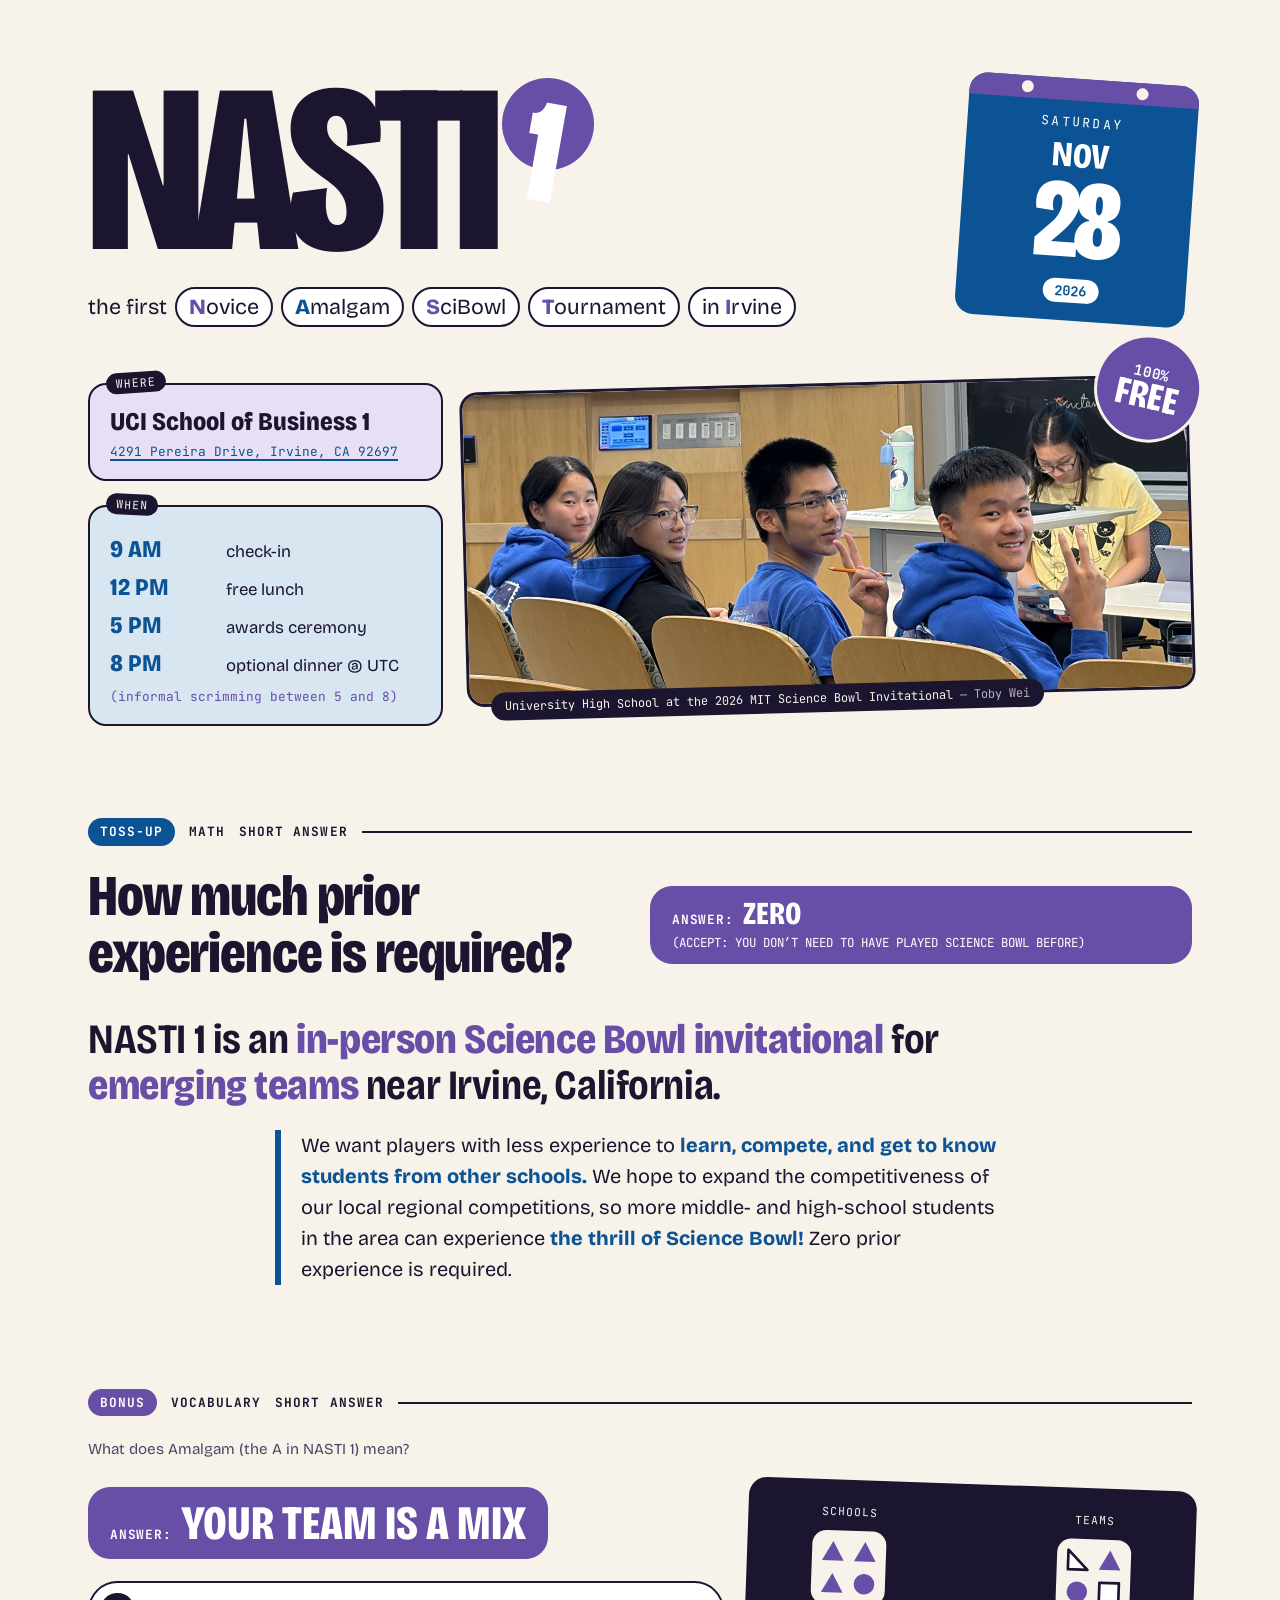
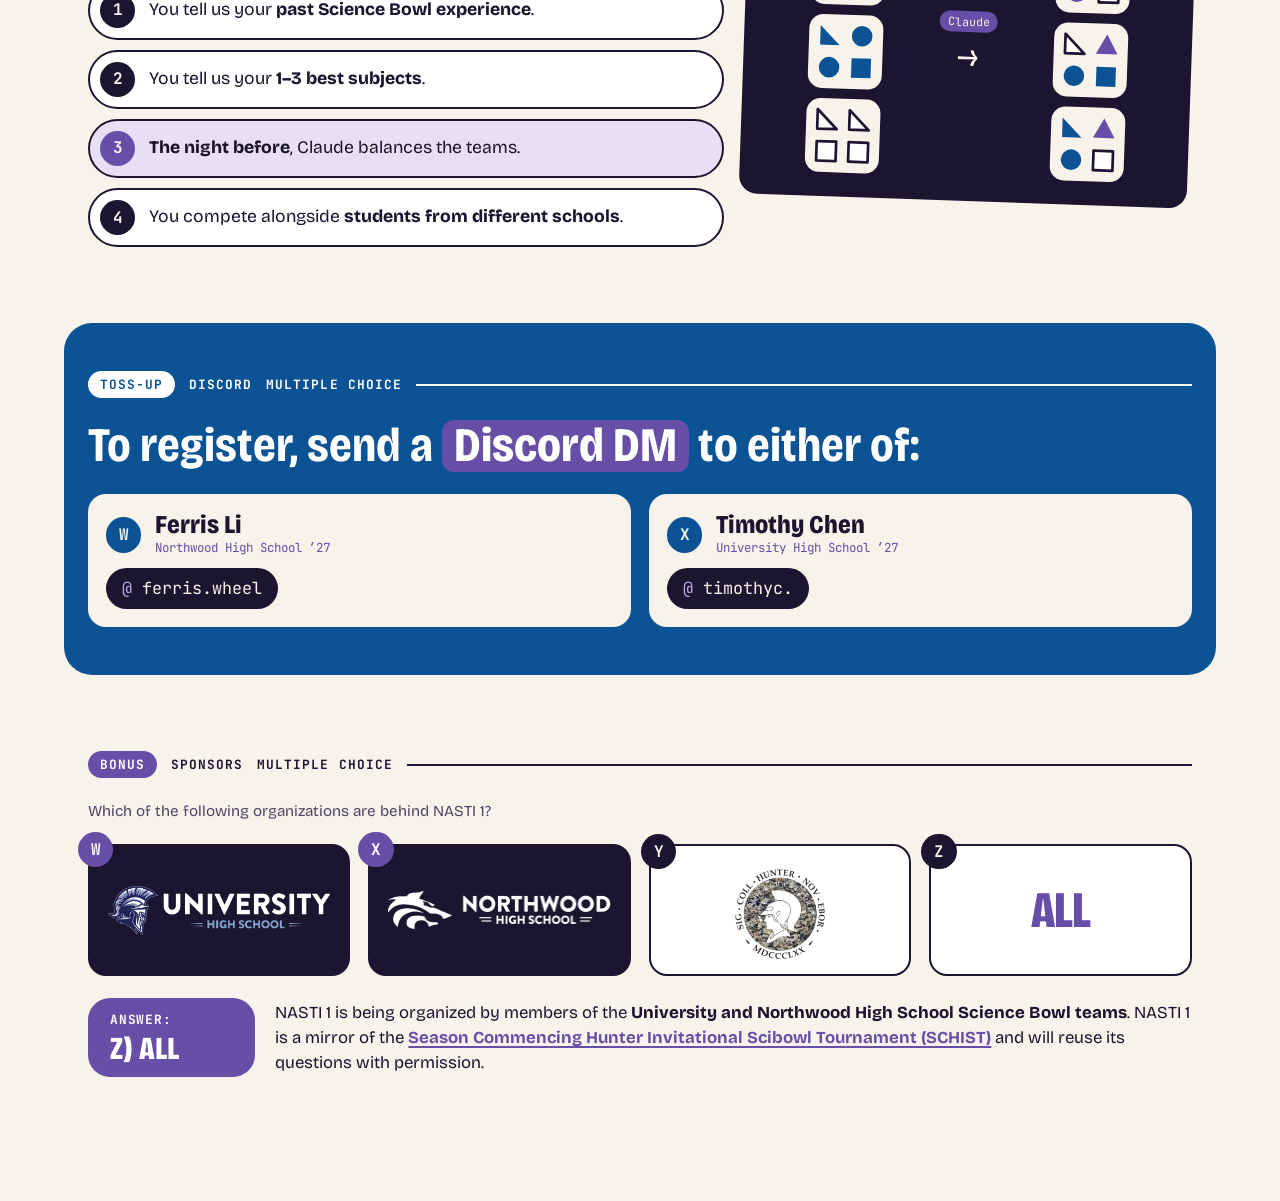
<file: index.html>
<!doctype html>
<html lang="en">
<head>
  <meta charset="utf-8">
  <meta name="viewport" content="width=device-width, initial-scale=1">
  <title>NASTI 1</title>
  <meta name="description" content="The first Novice Amalgam SciBowl Tournament in Irvine (NASTI 1) will be held Saturday, November 28th, 2026 at UCI.">
  <link rel="icon" href="favicon.svg" type="image/svg+xml">
  <link rel="preconnect" href="https://fonts.googleapis.com">
  <link rel="preconnect" href="https://fonts.gstatic.com" crossorigin>
  <link href="https://fonts.googleapis.com/css2?family=Bricolage+Grotesque:opsz,wdth,wght@12..96,75..100,400..800&family=JetBrains+Mono:wght@500;700&display=swap" rel="stylesheet">
  <link rel="stylesheet" href="styles.css">
</head>
<body>

  <main>

    <!-- ============ HERO ============ -->
    <section class="hero" aria-labelledby="title">
      <h1 id="title" class="hero-title">
        NASTI<span class="hero-num" aria-label="1">1</span>
      </h1>

      <p class="hero-expansion">
        the first
        <span class="acro"><b>N</b>ovice</span>
        <span class="acro acro-blue"><b>A</b>malgam</span>
        <span class="acro"><b>S</b>ciBowl</span>
        <span class="acro"><b>T</b>ournament</span>
        <span class="acro">in <b>I</b>rvine</span>
      </p>

      <div class="hero-date" aria-label="Saturday, November 28th, 2026">
        <div class="cal-rings" aria-hidden="true"><i></i><i></i></div>
        <p class="cal-dow">Saturday</p>
        <p class="cal-month">Nov</p>
        <p class="cal-day">28</p>
        <p class="cal-year">2026</p>
      </div>

      <figure class="hero-photo">
        <img src="assets/team.jpg" width="1400" height="598"
             alt="Members of the University High School Science Bowl team at the 2026 MIT Science Bowl Invitational (left to right: Stephanie Yang, Priya Kim-Ozaeta, Timothy Chen, and Carl Liu)">
        <figcaption>University High School at the 2026 MIT Science Bowl Invitational <span class="credit">— Toby Wei</span></figcaption>
        <span class="sticker-free"><span>100%</span><b>free</b></span>
      </figure>

      <div class="hero-facts">
        <div class="fact fact-where">
          <span class="fact-label">Where</span>
          <p class="fact-big">UCI School of Business 1</p>
          <p class="fact-small"><a href="https://maps.app.goo.gl/jtk9ThYBP89dT5X88" target="_blank" rel="noopener">4291 Pereira Drive, Irvine, CA 92697</a></p>
        </div>
        <div class="fact fact-when">
          <span class="fact-label">When</span>
          <ol class="timeline">
            <li><b>9 AM</b> check-in</li>
            <li><b>12 PM</b> free lunch</li>
            <li><b>5 PM</b> awards ceremony</li>
            <li><b>8 PM</b> optional dinner @ UTC</li>
          </ol>
          <p class="fact-small">(informal scrimming between 5 and 8)</p>
        </div>
      </div>
    </section>

    <!--
      Each block below is a <section class="round"> styled like a Science Bowl
      question: round-tag (type · category · format), question, ANSWER.
      To add info later (schedule, rules, FAQ…), copy one and change the text.
    -->

    <!-- ============ ABOUT (toss-up) ============ -->
    <section class="round round-about" aria-labelledby="about-q">
      <p class="round-tag"><span class="tag-type">Toss-up</span><span>Math</span><span>Short answer</span></p>

      <h2 id="about-q" class="q-text">How much prior experience is required?</h2>

      <p class="q-answer about-answer">
        <span class="answer-label">ANSWER:</span>
        <b>ZERO</b>
        <span class="answer-accept">(ACCEPT: YOU DON’T NEED TO HAVE PLAYED SCIENCE BOWL BEFORE)</span>
      </p>

      <p class="about-lead">
        NASTI 1 is an <b>in-person Science Bowl invitational</b> for <b>emerging teams</b> near Irvine, California.
      </p>

      <p class="about-body">
        We want players with less experience to <b>learn, compete, and get to know students from other schools.</b>
        We hope to expand the competitiveness of our local regional competitions, so more middle- and high-school
        students in the area can experience <b>the thrill of Science Bowl!</b> Zero prior experience is required.
      </p>
    </section>

    <!-- ============ AMALGAM (bonus) ============ -->
    <section class="round round-amalgam" aria-labelledby="amalgam-a">
      <p class="round-tag"><span class="tag-type tag-bonus">Bonus</span><span>Vocabulary</span><span>Short answer</span></p>

      <p class="q-stem">
        What does Amalgam (the A in NASTI 1) mean?
      </p>

      <h2 id="amalgam-a" class="q-answer amalgam-answer">
        <span class="answer-label">ANSWER:</span>
        <b>YOUR TEAM IS A MIX</b>
      </h2>

      <ol class="choices">
        <li><span class="choice-letter">1</span> <span>You tell us your <b>past Science Bowl experience</b>.</span></li>
        <li><span class="choice-letter">2</span> <span>You tell us your <b>1–3 best subjects</b>.</span></li>
        <li><span class="choice-letter">3</span> <span><b>The night before</b>, Claude balances the teams.</span></li>
        <li><span class="choice-letter">4</span> <span>You compete alongside <b>students from different schools</b>.</span></li>
      </ol>

      <!-- Mixing diagram: color = school, shape = best subject.
           Shapes double as letters: right triangle = N, triangle = A, circle = S, square = T
           (same as the favicon). Each school is lopsided; Claude deals one of each per team. -->
      <svg width="0" height="0" style="position:absolute" aria-hidden="true">
        <symbol id="s-n" viewBox="0 0 24 24"><polygon points="3,3 3,21 21,21"/></symbol>
        <symbol id="s-a" viewBox="0 0 24 24"><polygon points="12,2.5 22,20.5 2,20.5"/></symbol>
        <symbol id="s-s" viewBox="0 0 24 24"><circle cx="12" cy="12" r="9.5"/></symbol>
        <symbol id="s-t" viewBox="0 0 24 24"><rect x="3" y="3" width="18" height="18"/></symbol>
      </svg>

      <div class="mixer" aria-hidden="true">
        <div class="mixer-col">
          <span class="mixer-label">schools</span>
          <div class="pod">
            <svg class="p"><use href="#s-a"/></svg><svg class="p"><use href="#s-a"/></svg>
            <svg class="p"><use href="#s-a"/></svg><svg class="p"><use href="#s-s"/></svg>
          </div>
          <div class="pod">
            <svg class="b"><use href="#s-n"/></svg><svg class="b"><use href="#s-s"/></svg>
            <svg class="b"><use href="#s-s"/></svg><svg class="b"><use href="#s-t"/></svg>
          </div>
          <div class="pod">
            <svg class="o"><use href="#s-n"/></svg><svg class="o"><use href="#s-n"/></svg>
            <svg class="o"><use href="#s-t"/></svg><svg class="o"><use href="#s-t"/></svg>
          </div>
        </div>
        <div class="mixer-arrow"><span>Claude</span></div>
        <div class="mixer-col">
          <span class="mixer-label">teams</span>
          <div class="pod">
            <svg class="o"><use href="#s-n"/></svg><svg class="p"><use href="#s-a"/></svg>
            <svg class="p"><use href="#s-s"/></svg><svg class="o"><use href="#s-t"/></svg>
          </div>
          <div class="pod">
            <svg class="o"><use href="#s-n"/></svg><svg class="p"><use href="#s-a"/></svg>
            <svg class="b"><use href="#s-s"/></svg><svg class="b"><use href="#s-t"/></svg>
          </div>
          <div class="pod">
            <svg class="b"><use href="#s-n"/></svg><svg class="p"><use href="#s-a"/></svg>
            <svg class="b"><use href="#s-s"/></svg><svg class="o"><use href="#s-t"/></svg>
          </div>
        </div>      </div>
    </section>

    <!-- ============ REGISTER (toss-up) ============ -->
    <section class="round round-register" id="register" aria-labelledby="register-h">
      <p class="round-tag"><span class="tag-type">Toss-up</span><span>Discord</span><span>Multiple choice</span></p>
      <h2 id="register-h" class="register-h">To register, send a <b>Discord DM</b> to either&nbsp;of:</h2>

      <ul class="contacts">
        <li class="contact">
          <span class="choice-letter">W</span>
          <div>
            <p class="contact-name">Ferris Li</p>
            <p class="contact-school">Northwood High School ’27</p>
          </div>
          <code class="handle" title="Discord username">ferris.wheel</code>
        </li>
        <li class="contact">
          <span class="choice-letter">X</span>
          <div>
            <p class="contact-name">Timothy Chen</p>
            <p class="contact-school">University High School ’27</p>
          </div>
          <code class="handle" title="Discord username">timothyc.</code>
        </li>
      </ul>
    </section>

    <!-- ============ ORGANIZERS (bonus) ============ -->
    <section class="round round-org" aria-labelledby="org-q">
      <p class="round-tag"><span class="tag-type tag-bonus">Bonus</span><span>Sponsors</span><span>Multiple choice</span></p>

      <h2 id="org-q" class="q-stem">Which of the following organizations are behind NASTI 1?</h2>

      <ol class="logo-choices">
        <li class="logo-choice logo-dark">
          <span class="choice-letter">W</span>
          <img src="assets/uhs.png" width="800" height="176" alt="University High School">
        </li>
        <li class="logo-choice logo-dark">
          <span class="choice-letter">X</span>
          <img src="assets/nhs.png" width="900" height="152" alt="Northwood High School">
        </li>
        <li class="logo-choice logo-light">
          <span class="choice-letter">Y</span>
          <img class="logo-square" src="assets/schist.jpg" width="357" height="357" alt="SCHIST logo">
        </li>
        <li class="logo-choice logo-light logo-all">
          <span class="choice-letter">Z</span>
          <span class="all-text">ALL</span>
        </li>
      </ol>

      <p class="q-answer org-answer">
        <span class="answer-label">ANSWER:</span>
        <b>Z) ALL</b>
      </p>

      <p class="org-text">
        NASTI 1 is being organized by members of the <b>University and Northwood High School Science Bowl teams</b>.
        NASTI 1 is a mirror of the
        <a href="https://docs.google.com/document/d/1ZSC_nDlJElKl_C_q0osDb3rH__JqSQ9CUjB4f3GX59s/edit?usp=sharing" target="_blank" rel="noopener">Season Commencing Hunter Invitational Scibowl Tournament (SCHIST)</a>
        and will reuse its questions with permission.
      </p>
    </section>

  </main>

</body>
</html>
</file>
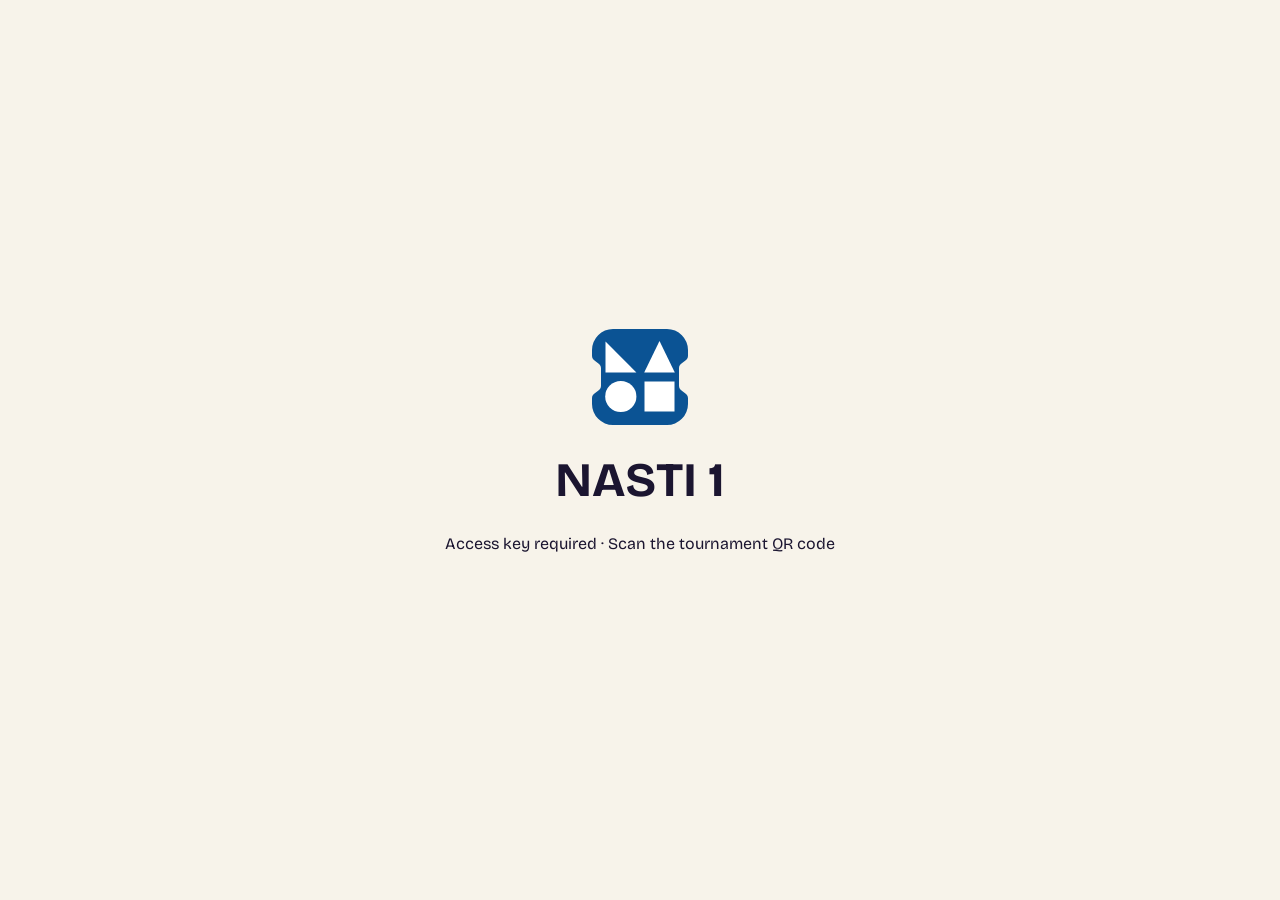
<file: NASTI1/index.html>
<!doctype html>
<html lang="en">
<head>
  <meta charset="utf-8">
  <meta name="viewport" content="width=device-width, initial-scale=1">
  <meta name="referrer" content="no-referrer">
  <title>NASTI 1 Tournament</title>
  <link rel="icon" href="../favicon.svg" type="image/svg+xml">
  <link rel="stylesheet" href="tournament.css">
  <script defer src="model.js"></script>
  <script defer src="crypto.js"></script>
  <script defer src="dashboard.js"></script>
</head>
<body>
  <header id="header" hidden></header>
  <main id="dashboard" aria-busy="true">
    <section class="gate"><span class="logo"><img src="../favicon.svg" alt="" width="96" height="96"><b>NASTI 1</b></span><p role="status">Loading…</p></section>
  </main>
  <dialog id="details" aria-labelledby="dialog-title">
    <div class="dialog-head">
      <h2 id="dialog-title"></h2>
      <form method="dialog"><button class="icon" aria-label="Close">×</button></form>
    </div>
    <div id="dialog-body"></div>
  </dialog>
</body>
</html>
</file>
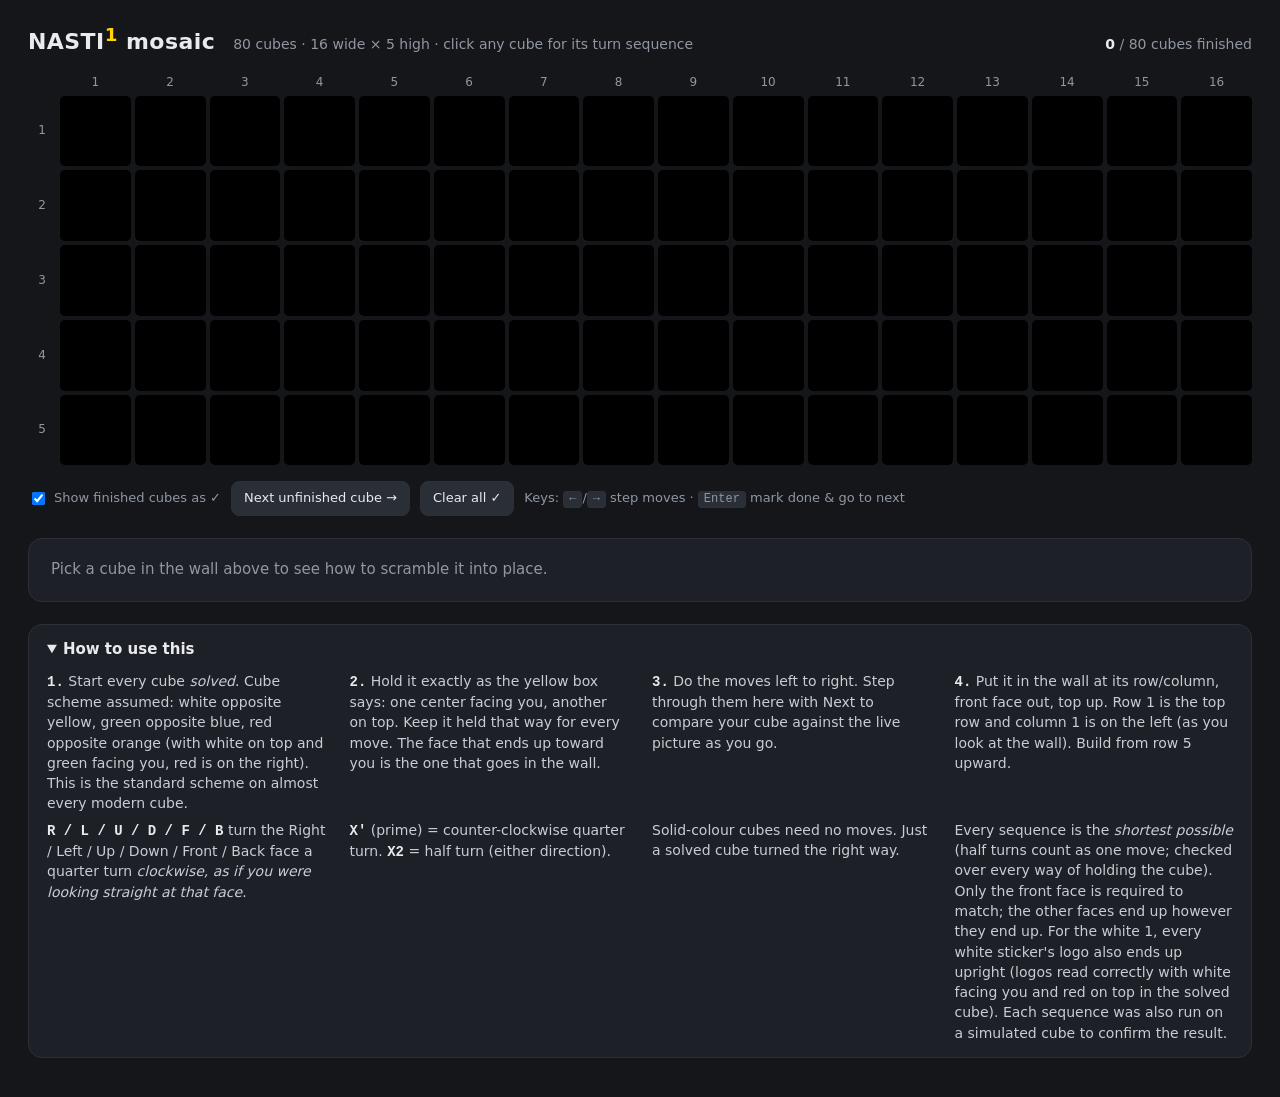
<file: NASTI1/cube/index.html>
<!DOCTYPE html>
<html lang="en">
<head>
<meta charset="utf-8">
<meta name="viewport" content="width=device-width, initial-scale=1">
<title>NASTI¹ — Rubik's Cube Mosaic Builder</title>
<style>
:root{
  --bg:#14161a; --panel:#1d2026; --line:#2c3038; --text:#e9eaee; --muted:#9097a3; --accent:#ffd500;
  --W:#f4f4f4; --Y:#ffd500; --R:#c41e3a; --O:#ff6a13; --B:#0a52c4; --G:#009e60;
}
*{box-sizing:border-box}
body{margin:0;background:var(--bg);color:var(--text);font:15px/1.45 ui-sans-serif,system-ui,-apple-system,"Segoe UI",Roboto,sans-serif}
header{padding:22px 28px 6px;display:flex;flex-wrap:wrap;align-items:baseline;gap:6px 18px}
h1{margin:0;font-size:22px;letter-spacing:.02em}
h1 sup{color:var(--accent)}
.sub{color:var(--muted);font-size:14px}
.progress{margin-left:auto;font-size:14px;color:var(--muted)}
.progress b{color:var(--text)}
main{padding:10px 28px 40px;display:grid;grid-template-columns:minmax(0,1fr);gap:22px}
.wall-wrap{overflow-x:auto;padding-bottom:6px}
.wall{display:grid;grid-template-columns:28px repeat(16,minmax(34px,1fr));gap:4px;min-width:720px}
.lab{color:var(--muted);font-size:12px;display:flex;align-items:center;justify-content:center;font-variant-numeric:tabular-nums}
.cube{position:relative;aspect-ratio:1;background:#000;border-radius:5px;padding:7%;display:grid;grid-template-columns:repeat(3,1fr);gap:6%;cursor:pointer;border:0;outline:2px solid transparent;outline-offset:2px;transition:transform .08s}
.cube:hover{transform:scale(1.06);z-index:2}
.cube.sel{outline-color:var(--accent)}
.cube.done::after{content:"✓";position:absolute;inset:0;display:flex;align-items:center;justify-content:center;background:rgba(0,0,0,.55);color:#7dff9b;font-weight:700;font-size:clamp(12px,1.6vw,22px);border-radius:5px}
.st{border-radius:14%;position:relative;display:flex;align-items:center;justify-content:center;overflow:hidden}
.logo{position:absolute;inset:0;display:flex;align-items:center;justify-content:center;font-style:normal;font-size:8px;color:#7a7f88;line-height:0;pointer-events:none}
.big .logo{font-size:14px}.nf .logo{font-size:7px}.cube .logo{font-size:6px}
.cube,.big,.nf{grid-template-rows:repeat(3,minmax(0,1fr))}.st{min-width:0;min-height:0}
.logo.bad{color:#e0263c}
.solid-tag{position:absolute;right:2px;bottom:1px;font-size:9px;color:#000;opacity:.0}
.toolbar{display:flex;flex-wrap:wrap;gap:10px;align-items:center;color:var(--muted);font-size:13px;margin-top:10px}
.toolbar label{display:flex;gap:6px;align-items:center;cursor:pointer}
button{font:inherit;color:var(--text);background:#2a2e36;border:1px solid var(--line);border-radius:8px;padding:7px 12px;cursor:pointer}
button:hover{background:#343946}
button.primary{background:var(--accent);color:#111;border-color:var(--accent);font-weight:600}
button:disabled{opacity:.4;cursor:default}
.panel{background:var(--panel);border:1px solid var(--line);border-radius:14px;padding:20px 22px;display:grid;grid-template-columns:auto 1fr;gap:18px 30px}
.panel.empty{display:block;color:var(--muted)}
.ptitle{grid-column:1/-1;display:flex;align-items:center;gap:14px;flex-wrap:wrap}
.ptitle h2{margin:0;font-size:20px}
.pill{font-size:12px;padding:3px 9px;border-radius:99px;background:#2a2e36;color:var(--muted)}
.hold{grid-column:1/-1;background:#262a31;border-radius:10px;padding:12px 14px;display:flex;align-items:center;gap:12px;flex-wrap:wrap}
.chip{display:inline-flex;align-items:center;gap:6px;font-weight:600}
.dot{width:16px;height:16px;border-radius:4px;display:inline-block;border:1px solid rgba(0,0,0,.4)}
.moves{display:flex;flex-wrap:wrap;gap:6px;margin:8px 0 12px}
.mv{font:600 16px/1 ui-monospace,SFMono-Regular,Menlo,Consolas,monospace;padding:8px 9px;min-width:40px;text-align:center;border-radius:7px;background:#2a2e36;border:1px solid var(--line);cursor:pointer;user-select:none}
.mv.past{opacity:.38}
.mv.next{background:var(--accent);color:#111;border-color:var(--accent)}
.mono{font-family:ui-monospace,SFMono-Regular,Menlo,Consolas,monospace}
.copyline{display:flex;gap:8px;align-items:center;flex-wrap:wrap;color:var(--muted);font-size:13px}
.copyline code{background:#111317;padding:6px 9px;border-radius:6px;color:var(--text);font-size:14px}
.ctrl{display:flex;gap:8px;flex-wrap:wrap;align-items:center}
.faces{display:flex;gap:24px;align-items:flex-start;flex-wrap:wrap}
.facebox{text-align:center;color:var(--muted);font-size:12px}
.big{width:132px;height:132px;background:#000;border-radius:10px;padding:8px;display:grid;grid-template-columns:repeat(3,1fr);gap:5px;margin:0 auto 6px}
.net{display:grid;grid-template-columns:repeat(4,58px);grid-template-rows:repeat(3,58px);gap:4px;margin:0 auto 6px}
.nf{background:#000;border-radius:5px;padding:3px;display:grid;grid-template-columns:repeat(3,1fr);gap:2px;position:relative}
.nf span.l{position:absolute;inset:auto 0 -15px 0;font-size:10px;color:var(--muted)}
.nf.front{outline:2px solid var(--accent);outline-offset:1px}
.status{font-size:13px;color:var(--muted);margin-top:4px}
.ok{color:#7dff9b}
details{background:var(--panel);border:1px solid var(--line);border-radius:14px;padding:14px 18px}
summary{cursor:pointer;font-weight:600}
.legend{display:grid;grid-template-columns:repeat(auto-fit,minmax(240px,1fr));gap:6px 24px;margin-top:10px;color:#c9ccd3;font-size:14px}
.legend b{font-family:ui-monospace,Menlo,Consolas,monospace;color:var(--text)}
kbd{background:#2a2e36;border:1px solid var(--line);border-bottom-width:2px;border-radius:4px;padding:0 5px;font-size:12px}
@media (max-width:760px){.panel{grid-template-columns:1fr}header,main{padding-left:14px;padding-right:14px}}
</style>
</head>
<body>
<header>
  <h1>NASTI<sup>1</sup> mosaic</h1>
  <span class="sub">80 cubes · 16 wide × 5 high · click any cube for its turn sequence</span>
  <span class="progress" id="progress"></span>
</header>
<main>
  <section>
    <div class="wall-wrap"><div class="wall" id="wall"></div></div>
    <div class="toolbar">
      <label><input type="checkbox" id="showDone" checked> Show finished cubes as ✓</label>
      <button id="nextTodo">Next unfinished cube →</button>
      <button id="resetAll">Clear all ✓</button>
      <span>Keys: <kbd>←</kbd>/<kbd>→</kbd> step moves · <kbd>Enter</kbd> mark done &amp; go to next</span>
    </div>
  </section>

  <section class="panel empty" id="panel">Pick a cube in the wall above to see how to scramble it into place.</section>

  <details open>
    <summary>How to use this</summary>
    <div class="legend">
      <div><b>1.</b> Start every cube <em>solved</em>. Cube scheme assumed: white opposite yellow, green opposite blue, red opposite orange (with white on top and green facing you, red is on the right). This is the standard scheme on almost every modern cube.</div>
      <div><b>2.</b> Hold it exactly as the yellow box says: one center facing you, another on top. Keep it held that way for every move. The face that ends up toward you is the one that goes in the wall.</div>
      <div><b>3.</b> Do the moves left to right. Step through them here with Next to compare your cube against the live picture as you go.</div>
      <div><b>4.</b> Put it in the wall at its row/column, front face out, top up. Row 1 is the top row and column 1 is on the left (as you look at the wall). Build from row 5 upward.</div>
      <div><b>R / L / U / D / F / B</b> turn the Right / Left / Up / Down / Front / Back face a quarter turn <em>clockwise, as if you were looking straight at that face</em>.</div>
      <div><b>X′</b> (prime) = counter-clockwise quarter turn. <b>X2</b> = half turn (either direction).</div>
      <div>Solid-colour cubes need no moves. Just a solved cube turned the right way.</div>
      <div>Every sequence is the <em>shortest possible</em> (half turns count as one move; checked over every way of holding the cube). Only the front face is required to match; the other faces end up however they end up. For the white 1, every white sticker's logo also ends up upright (logos read correctly with white facing you and red on top in the solved cube). Each sequence was also run on a simulated cube to confirm the result.</div>
    </div>
  </details>
</main>

<script>
const DATA = {"cubes":[{"front":"B","up":"W","omap":{"U":"W","D":"Y","F":"B","B":"G","R":"O","L":"R"},"dirs":"111111111999999999999999999999999999999999999999999999","moves":"","n":0,"row":0,"col":0,"pattern":"BBBBBBBBB"},{"front":"B","up":"W","omap":{"U":"W","D":"Y","F":"B","B":"G","R":"O","L":"R"},"dirs":"111111111999999999999999999999999999999999999999999999","moves":"","n":0,"row":0,"col":1,"pattern":"BBBBBBBBB"},{"front":"B","up":"W","omap":{"U":"W","D":"Y","F":"B","B":"G","R":"O","L":"R"},"dirs":"111111111999999999999999999999999999999999999999999999","moves":"","n":0,"row":0,"col":2,"pattern":"BBBBBBBBB"},{"front":"B","up":"W","omap":{"U":"W","D":"Y","F":"B","B":"G","R":"O","L":"R"},"dirs":"111111111999999999999999999999999999999999999999999999","moves":"","n":0,"row":0,"col":3,"pattern":"BBBBBBBBB"},{"front":"B","up":"W","omap":{"U":"W","D":"Y","F":"B","B":"G","R":"O","L":"R"},"dirs":"111111111999999999999999999999999999999999999999999999","moves":"","n":0,"row":0,"col":4,"pattern":"BBBBBBBBB"},{"front":"B","up":"W","omap":{"U":"W","D":"Y","F":"B","B":"G","R":"O","L":"R"},"dirs":"111111111999999999999999999999999999999999999999999999","moves":"","n":0,"row":0,"col":5,"pattern":"BBBBBBBBB"},{"front":"B","up":"W","omap":{"U":"W","D":"Y","F":"B","B":"G","R":"O","L":"R"},"dirs":"111111111999999999999999999999999999999999999999999999","moves":"","n":0,"row":0,"col":6,"pattern":"BBBBBBBBB"},{"front":"B","up":"W","omap":{"U":"W","D":"Y","F":"B","B":"G","R":"O","L":"R"},"dirs":"111111111999999999999999999999999999999999999999999999","moves":"","n":0,"row":0,"col":7,"pattern":"BBBBBBBBB"},{"front":"B","up":"W","omap":{"U":"W","D":"Y","F":"B","B":"G","R":"O","L":"R"},"dirs":"111111111999999999999999999999999999999999999999999999","moves":"","n":0,"row":0,"col":8,"pattern":"BBBBBBBBB"},{"front":"B","up":"W","omap":{"U":"W","D":"Y","F":"B","B":"G","R":"O","L":"R"},"dirs":"111111111999999999999999999999999999999999999999999999","moves":"","n":0,"row":0,"col":9,"pattern":"BBBBBBBBB"},{"front":"B","up":"W","omap":{"U":"W","D":"Y","F":"B","B":"G","R":"O","L":"R"},"dirs":"111111111999999999999999999999999999999999999999999999","moves":"","n":0,"row":0,"col":10,"pattern":"BBBBBBBBB"},{"front":"B","up":"W","omap":{"U":"W","D":"Y","F":"B","B":"G","R":"O","L":"R"},"dirs":"111111111999999999999999999999999999999999999999999999","moves":"","n":0,"row":0,"col":11,"pattern":"BBBBBBBBB"},{"front":"B","up":"W","omap":{"U":"W","D":"Y","F":"B","B":"G","R":"O","L":"R"},"dirs":"111111111999999999999999999999999999999999999999999999","moves":"","n":0,"row":0,"col":12,"pattern":"BBBBBBBBB"},{"front":"B","up":"R","omap":{"U":"R","D":"O","F":"B","B":"G","R":"W","L":"Y"},"dirs":"999999999222222222999999999999999999999999999999999999","moves":"R' B' R","n":3,"row":0,"col":13,"pattern":"BBBBBBBBW"},{"front":"W","up":"R","omap":{"U":"R","D":"O","F":"W","B":"Y","R":"G","L":"B"},"dirs":"999999999999999999222222222999999999999999999999999999","moves":"L' B' L","n":3,"row":0,"col":14,"pattern":"BWWWWWWWW"},{"front":"B","up":"W","omap":{"U":"W","D":"Y","F":"B","B":"G","R":"O","L":"R"},"dirs":"111111111999999999999999999999999999999999999999999999","moves":"","n":0,"row":0,"col":15,"pattern":"BBBBBBBBB"},{"front":"O","up":"B","omap":{"U":"B","D":"G","F":"O","B":"R","R":"W","L":"Y"},"dirs":"999999999555555555999999999999999999999999999999999999","moves":"L","n":1,"row":1,"col":0,"pattern":"BOOBOOBOO"},{"front":"B","up":"R","omap":{"U":"R","D":"O","F":"B","B":"G","R":"W","L":"Y"},"dirs":"999999999222222222999999999999999999999999999999999999","moves":"U F' L'","n":3,"row":1,"col":1,"pattern":"BBBOBBOBB"},{"front":"O","up":"B","omap":{"U":"B","D":"G","F":"O","B":"R","R":"W","L":"Y"},"dirs":"999999999555555555999999999999999999999999999999999999","moves":"R'","n":1,"row":1,"col":2,"pattern":"OOBOOBOOB"},{"front":"B","up":"W","omap":{"U":"W","D":"Y","F":"B","B":"G","R":"O","L":"R"},"dirs":"111111111999999999999999999999999999999999999999999999","moves":"R L U L' F D'","n":6,"row":1,"col":3,"pattern":"BBBBBOBOO"},{"front":"O","up":"W","omap":{"U":"W","D":"Y","F":"O","B":"R","R":"G","L":"B"},"dirs":"555555555999999999999999999999999999999999999999999999","moves":"D","n":1,"row":1,"col":4,"pattern":"OOOOOOBBB"},{"front":"B","up":"W","omap":{"U":"W","D":"Y","F":"B","B":"G","R":"O","L":"R"},"dirs":"111111111999999999999999999999999999999999999999999999","moves":"F' R F R' D' L'","n":6,"row":1,"col":5,"pattern":"BBBOBBOOB"},{"front":"O","up":"W","omap":{"U":"W","D":"Y","F":"O","B":"R","R":"G","L":"B"},"dirs":"555555555999999999999999999999999999999999999999999999","moves":"F U L U'","n":4,"row":1,"col":6,"pattern":"BBOBOOBOO"},{"front":"O","up":"W","omap":{"U":"W","D":"Y","F":"O","B":"R","R":"G","L":"B"},"dirs":"555555555999999999999999999999999999999999999999999999","moves":"D","n":1,"row":1,"col":7,"pattern":"OOOOOOBBB"},{"front":"O","up":"W","omap":{"U":"W","D":"Y","F":"O","B":"R","R":"G","L":"B"},"dirs":"555555555999999999999999999999999999999999999999999999","moves":"F' D R","n":3,"row":1,"col":8,"pattern":"OOBOOBBBB"},{"front":"O","up":"Y","omap":{"U":"Y","D":"W","F":"O","B":"R","R":"B","L":"G"},"dirs":"999999999999999999999999999555555555999999999999999999","moves":"F D' L'","n":3,"row":1,"col":9,"pattern":"BOOBOOBBB"},{"front":"O","up":"W","omap":{"U":"W","D":"Y","F":"O","B":"R","R":"G","L":"B"},"dirs":"555555555999999999999999999999999999999999999999999999","moves":"","n":0,"row":1,"col":10,"pattern":"OOOOOOOOO"},{"front":"O","up":"W","omap":{"U":"W","D":"Y","F":"O","B":"R","R":"G","L":"B"},"dirs":"555555555999999999999999999999999999999999999999999999","moves":"F' D R","n":3,"row":1,"col":11,"pattern":"OOBOOBBBB"},{"front":"O","up":"W","omap":{"U":"W","D":"Y","F":"O","B":"R","R":"G","L":"B"},"dirs":"555555555999999999999999999999999999999999999999999999","moves":"","n":0,"row":1,"col":12,"pattern":"OOOOOOOOO"},{"front":"B","up":"W","omap":{"U":"W","D":"Y","F":"B","B":"G","R":"O","L":"R"},"dirs":"111111111999999999999999999999999999999999999999999999","moves":"","n":0,"row":1,"col":13,"pattern":"BBBBBBBBB"},{"front":"W","up":"B","omap":{"U":"B","D":"G","F":"W","B":"Y","R":"R","L":"O"},"dirs":"999999999999999999000000000999999999999999999999999999","moves":"B U2 F' L","n":4,"row":1,"col":14,"pattern":"BWWBWWBWW"},{"front":"B","up":"W","omap":{"U":"W","D":"Y","F":"B","B":"G","R":"O","L":"R"},"dirs":"111111111999999999999999999999999999999999999999999999","moves":"","n":0,"row":1,"col":15,"pattern":"BBBBBBBBB"},{"front":"O","up":"B","omap":{"U":"B","D":"G","F":"O","B":"R","R":"W","L":"Y"},"dirs":"999999999555555555999999999999999999999999999999999999","moves":"L","n":1,"row":2,"col":0,"pattern":"BOOBOOBOO"},{"front":"O","up":"G","omap":{"U":"G","D":"B","F":"O","B":"R","R":"Y","L":"W"},"dirs":"999999999999999999999999999999999999555555555999999999","moves":"U' L' B' U R","n":5,"row":2,"col":1,"pattern":"OOBBOBBOO"},{"front":"O","up":"B","omap":{"U":"B","D":"G","F":"O","B":"R","R":"W","L":"Y"},"dirs":"999999999555555555999999999999999999999999999999999999","moves":"R'","n":1,"row":2,"col":2,"pattern":"OOBOOBOOB"},{"front":"O","up":"B","omap":{"U":"B","D":"G","F":"O","B":"R","R":"W","L":"Y"},"dirs":"999999999555555555999999999999999999999999999999999999","moves":"L","n":1,"row":2,"col":3,"pattern":"BOOBOOBOO"},{"front":"B","up":"W","omap":{"U":"W","D":"Y","F":"B","B":"G","R":"O","L":"R"},"dirs":"111111111999999999999999999999999999999999999999999999","moves":"D'","n":1,"row":2,"col":4,"pattern":"BBBBBBOOO"},{"front":"O","up":"B","omap":{"U":"B","D":"G","F":"O","B":"R","R":"W","L":"Y"},"dirs":"999999999555555555999999999999999999999999999999999999","moves":"R'","n":1,"row":2,"col":5,"pattern":"OOBOOBOOB"},{"front":"O","up":"W","omap":{"U":"W","D":"Y","F":"O","B":"R","R":"G","L":"B"},"dirs":"555555555999999999999999999999999999999999999999999999","moves":"L' U' F' D","n":4,"row":2,"col":6,"pattern":"BOOBOOBBO"},{"front":"O","up":"W","omap":{"U":"W","D":"Y","F":"O","B":"R","R":"G","L":"B"},"dirs":"555555555999999999999999999999999999999999999999999999","moves":"U'","n":1,"row":2,"col":7,"pattern":"BBBOOOOOO"},{"front":"B","up":"W","omap":{"U":"W","D":"Y","F":"B","B":"G","R":"O","L":"R"},"dirs":"111111111999999999999999999999999999999999999999999999","moves":"F' R F R' D' L'","n":6,"row":2,"col":8,"pattern":"BBBOBBOOB"},{"front":"B","up":"W","omap":{"U":"W","D":"Y","F":"B","B":"G","R":"O","L":"R"},"dirs":"111111111999999999999999999999999999999999999999999999","moves":"","n":0,"row":2,"col":9,"pattern":"BBBBBBBBB"},{"front":"O","up":"W","omap":{"U":"W","D":"Y","F":"O","B":"R","R":"G","L":"B"},"dirs":"555555555999999999999999999999999999999999999999999999","moves":"","n":0,"row":2,"col":10,"pattern":"OOOOOOOOO"},{"front":"B","up":"W","omap":{"U":"W","D":"Y","F":"B","B":"G","R":"O","L":"R"},"dirs":"111111111999999999999999999999999999999999999999999999","moves":"","n":0,"row":2,"col":11,"pattern":"BBBBBBBBB"},{"front":"O","up":"W","omap":{"U":"W","D":"Y","F":"O","B":"R","R":"G","L":"B"},"dirs":"555555555999999999999999999999999999999999999999999999","moves":"","n":0,"row":2,"col":12,"pattern":"OOOOOOOOO"},{"front":"B","up":"W","omap":{"U":"W","D":"Y","F":"B","B":"G","R":"O","L":"R"},"dirs":"111111111999999999999999999999999999999999999999999999","moves":"U F B' R'","n":4,"row":2,"col":13,"pattern":"BBBBBWBBB"},{"front":"W","up":"R","omap":{"U":"R","D":"O","F":"W","B":"Y","R":"G","L":"B"},"dirs":"999999999999999999222222222999999999999999999999999999","moves":"D L' B' L","n":4,"row":2,"col":14,"pattern":"BWWWWWBBB"},{"front":"W","up":"R","omap":{"U":"R","D":"O","F":"W","B":"Y","R":"G","L":"B"},"dirs":"999999999999999999222222222999999999999999999999999999","moves":"D2 B U D' R U2","n":6,"row":2,"col":15,"pattern":"BBBWWBBBB"},{"front":"O","up":"B","omap":{"U":"B","D":"G","F":"O","B":"R","R":"W","L":"Y"},"dirs":"999999999555555555999999999999999999999999999999999999","moves":"L","n":1,"row":3,"col":0,"pattern":"BOOBOOBOO"},{"front":"B","up":"O","omap":{"U":"O","D":"R","F":"B","B":"G","R":"Y","L":"W"},"dirs":"999999999999999999999999999999999999333333333999999999","moves":"U F R'","n":3,"row":3,"col":1,"pattern":"BBOBBOBBB"},{"front":"O","up":"B","omap":{"U":"B","D":"G","F":"O","B":"R","R":"W","L":"Y"},"dirs":"999999999555555555999999999999999999999999999999999999","moves":"R'","n":1,"row":3,"col":2,"pattern":"OOBOOBOOB"},{"front":"O","up":"B","omap":{"U":"B","D":"G","F":"O","B":"R","R":"W","L":"Y"},"dirs":"999999999555555555999999999999999999999999999999999999","moves":"L","n":1,"row":3,"col":3,"pattern":"BOOBOOBOO"},{"front":"B","up":"W","omap":{"U":"W","D":"Y","F":"B","B":"G","R":"O","L":"R"},"dirs":"111111111999999999999999999999999999999999999999999999","moves":"U","n":1,"row":3,"col":4,"pattern":"OOOBBBBBB"},{"front":"O","up":"B","omap":{"U":"B","D":"G","F":"O","B":"R","R":"W","L":"Y"},"dirs":"999999999555555555999999999999999999999999999999999999","moves":"R'","n":1,"row":3,"col":5,"pattern":"OOBOOBOOB"},{"front":"B","up":"W","omap":{"U":"W","D":"Y","F":"B","B":"G","R":"O","L":"R"},"dirs":"111111111999999999999999999999999999999999999999999999","moves":"","n":0,"row":3,"col":6,"pattern":"BBBBBBBBB"},{"front":"B","up":"W","omap":{"U":"W","D":"Y","F":"B","B":"G","R":"O","L":"R"},"dirs":"111111111999999999999999999999999999999999999999999999","moves":"","n":0,"row":3,"col":7,"pattern":"BBBBBBBBB"},{"front":"O","up":"B","omap":{"U":"B","D":"G","F":"O","B":"R","R":"W","L":"Y"},"dirs":"999999999555555555999999999999999999999999999999999999","moves":"R'","n":1,"row":3,"col":8,"pattern":"OOBOOBOOB"},{"front":"B","up":"W","omap":{"U":"W","D":"Y","F":"B","B":"G","R":"O","L":"R"},"dirs":"111111111999999999999999999999999999999999999999999999","moves":"","n":0,"row":3,"col":9,"pattern":"BBBBBBBBB"},{"front":"O","up":"W","omap":{"U":"W","D":"Y","F":"O","B":"R","R":"G","L":"B"},"dirs":"555555555999999999999999999999999999999999999999999999","moves":"","n":0,"row":3,"col":10,"pattern":"OOOOOOOOO"},{"front":"B","up":"W","omap":{"U":"W","D":"Y","F":"B","B":"G","R":"O","L":"R"},"dirs":"111111111999999999999999999999999999999999999999999999","moves":"","n":0,"row":3,"col":11,"pattern":"BBBBBBBBB"},{"front":"O","up":"W","omap":{"U":"W","D":"Y","F":"O","B":"R","R":"G","L":"B"},"dirs":"555555555999999999999999999999999999999999999999999999","moves":"","n":0,"row":3,"col":12,"pattern":"OOOOOOOOO"},{"front":"B","up":"W","omap":{"U":"W","D":"Y","F":"B","B":"G","R":"O","L":"R"},"dirs":"111111111999999999999999999999999999999999999999999999","moves":"","n":0,"row":3,"col":13,"pattern":"BBBBBBBBB"},{"front":"B","up":"W","omap":{"U":"W","D":"Y","F":"B","B":"G","R":"O","L":"R"},"dirs":"111111111999999999999999999999999999999999999999999999","moves":"","n":0,"row":3,"col":14,"pattern":"BBBBBBBBB"},{"front":"B","up":"W","omap":{"U":"W","D":"Y","F":"B","B":"G","R":"O","L":"R"},"dirs":"111111111999999999999999999999999999999999999999999999","moves":"","n":0,"row":3,"col":15,"pattern":"BBBBBBBBB"},{"front":"O","up":"Y","omap":{"U":"Y","D":"W","F":"O","B":"R","R":"B","L":"G"},"dirs":"999999999999999999999999999555555555999999999999999999","moves":"F D' L'","n":3,"row":4,"col":0,"pattern":"BOOBOOBBB"},{"front":"B","up":"W","omap":{"U":"W","D":"Y","F":"B","B":"G","R":"O","L":"R"},"dirs":"111111111999999999999999999999999999999999999999999999","moves":"","n":0,"row":4,"col":1,"pattern":"BBBBBBBBB"},{"front":"O","up":"W","omap":{"U":"W","D":"Y","F":"O","B":"R","R":"G","L":"B"},"dirs":"555555555999999999999999999999999999999999999999999999","moves":"F' D R","n":3,"row":4,"col":2,"pattern":"OOBOOBBBB"},{"front":"O","up":"Y","omap":{"U":"Y","D":"W","F":"O","B":"R","R":"B","L":"G"},"dirs":"999999999999999999999999999555555555999999999999999999","moves":"F D' L'","n":3,"row":4,"col":3,"pattern":"BOOBOOBBB"},{"front":"B","up":"W","omap":{"U":"W","D":"Y","F":"B","B":"G","R":"O","L":"R"},"dirs":"111111111999999999999999999999999999999999999999999999","moves":"","n":0,"row":4,"col":4,"pattern":"BBBBBBBBB"},{"front":"O","up":"W","omap":{"U":"W","D":"Y","F":"O","B":"R","R":"G","L":"B"},"dirs":"555555555999999999999999999999999999999999999999999999","moves":"F' D R","n":3,"row":4,"col":5,"pattern":"OOBOOBBBB"},{"front":"O","up":"Y","omap":{"U":"Y","D":"W","F":"O","B":"R","R":"B","L":"G"},"dirs":"999999999999999999999999999555555555999999999999999999","moves":"F D' L'","n":3,"row":4,"col":6,"pattern":"BOOBOOBBB"},{"front":"O","up":"W","omap":{"U":"W","D":"Y","F":"O","B":"R","R":"G","L":"B"},"dirs":"555555555999999999999999999999999999999999999999999999","moves":"D","n":1,"row":4,"col":7,"pattern":"OOOOOOBBB"},{"front":"B","up":"W","omap":{"U":"W","D":"Y","F":"B","B":"G","R":"O","L":"R"},"dirs":"111111111999999999999999999999999999999999999999999999","moves":"F R' F' R U L","n":6,"row":4,"col":8,"pattern":"OOBOBBBBB"},{"front":"B","up":"W","omap":{"U":"W","D":"Y","F":"B","B":"G","R":"O","L":"R"},"dirs":"111111111999999999999999999999999999999999999999999999","moves":"","n":0,"row":4,"col":9,"pattern":"BBBBBBBBB"},{"front":"O","up":"W","omap":{"U":"W","D":"Y","F":"O","B":"R","R":"G","L":"B"},"dirs":"555555555999999999999999999999999999999999999999999999","moves":"D","n":1,"row":4,"col":10,"pattern":"OOOOOOBBB"},{"front":"B","up":"W","omap":{"U":"W","D":"Y","F":"B","B":"G","R":"O","L":"R"},"dirs":"111111111999999999999999999999999999999999999999999999","moves":"","n":0,"row":4,"col":11,"pattern":"BBBBBBBBB"},{"front":"O","up":"W","omap":{"U":"W","D":"Y","F":"O","B":"R","R":"G","L":"B"},"dirs":"555555555999999999999999999999999999999999999999999999","moves":"D","n":1,"row":4,"col":12,"pattern":"OOOOOOBBB"},{"front":"B","up":"W","omap":{"U":"W","D":"Y","F":"B","B":"G","R":"O","L":"R"},"dirs":"111111111999999999999999999999999999999999999999999999","moves":"","n":0,"row":4,"col":13,"pattern":"BBBBBBBBB"},{"front":"B","up":"W","omap":{"U":"W","D":"Y","F":"B","B":"G","R":"O","L":"R"},"dirs":"111111111999999999999999999999999999999999999999999999","moves":"","n":0,"row":4,"col":14,"pattern":"BBBBBBBBB"},{"front":"B","up":"W","omap":{"U":"W","D":"Y","F":"B","B":"G","R":"O","L":"R"},"dirs":"111111111999999999999999999999999999999999999999999999","moves":"","n":0,"row":4,"col":15,"pattern":"BBBBBBBBB"}],"moves":["U","U2","U'","R","R2","R'","F","F2","F'","D","D2","D'","L","L2","L'","B","B2","B'"],"P":[[2,5,8,1,4,7,0,3,6,18,19,20,12,13,14,15,16,17,36,37,38,21,22,23,24,25,26,27,28,29,30,31,32,33,34,35,45,46,47,39,40,41,42,43,44,9,10,11,48,49,50,51,52,53],[8,7,6,5,4,3,2,1,0,36,37,38,12,13,14,15,16,17,45,46,47,21,22,23,24,25,26,27,28,29,30,31,32,33,34,35,9,10,11,39,40,41,42,43,44,18,19,20,48,49,50,51,52,53],[6,3,0,7,4,1,8,5,2,45,46,47,12,13,14,15,16,17,9,10,11,21,22,23,24,25,26,27,28,29,30,31,32,33,34,35,18,19,20,39,40,41,42,43,44,36,37,38,48,49,50,51,52,53],[0,1,51,3,4,48,6,7,45,11,14,17,10,13,16,9,12,15,18,19,2,21,22,5,24,25,8,27,28,20,30,31,23,33,34,26,36,37,38,39,40,41,42,43,44,35,46,47,32,49,50,29,52,53],[0,1,29,3,4,32,6,7,35,17,16,15,14,13,12,11,10,9,18,19,51,21,22,48,24,25,45,27,28,2,30,31,5,33,34,8,36,37,38,39,40,41,42,43,44,26,46,47,23,49,50,20,52,53],[0,1,20,3,4,23,6,7,26,15,12,9,16,13,10,17,14,11,18,19,29,21,22,32,24,25,35,27,28,51,30,31,48,33,34,45,36,37,38,39,40,41,42,43,44,8,46,47,5,49,50,2,52,53],[0,1,2,3,4,5,9,12,15,29,10,11,28,13,14,27,16,17,20,23,26,19,22,25,18,21,24,38,41,44,30,31,32,33,34,35,36,37,8,39,40,7,42,43,6,45,46,47,48,49,50,51,52,53],[0,1,2,3,4,5,29,28,27,44,10,11,41,13,14,38,16,17,26,25,24,23,22,21,20,19,18,8,7,6,30,31,32,33,34,35,36,37,15,39,40,12,42,43,9,45,46,47,48,49,50,51,52,53],[0,1,2,3,4,5,44,41,38,6,10,11,7,13,14,8,16,17,24,21,18,25,22,19,26,23,20,15,12,9,30,31,32,33,34,35,36,37,27,39,40,28,42,43,29,45,46,47,48,49,50,51,52,53],[0,1,2,3,4,5,6,7,8,9,10,11,12,13,14,51,52,53,18,19,20,21,22,23,15,16,17,29,32,35,28,31,34,27,30,33,36,37,38,39,40,41,24,25,26,45,46,47,48,49,50,42,43,44],[0,1,2,3,4,5,6,7,8,9,10,11,12,13,14,42,43,44,18,19,20,21,22,23,51,52,53,35,34,33,32,31,30,29,28,27,36,37,38,39,40,41,15,16,17,45,46,47,48,49,50,24,25,26],[0,1,2,3,4,5,6,7,8,9,10,11,12,13,14,24,25,26,18,19,20,21,22,23,42,43,44,33,30,27,34,31,28,35,32,29,36,37,38,39,40,41,51,52,53,45,46,47,48,49,50,15,16,17],[18,1,2,21,4,5,24,7,8,9,10,11,12,13,14,15,16,17,27,19,20,30,22,23,33,25,26,53,28,29,50,31,32,47,34,35,38,41,44,37,40,43,36,39,42,45,46,6,48,49,3,51,52,0],[27,1,2,30,4,5,33,7,8,9,10,11,12,13,14,15,16,17,53,19,20,50,22,23,47,25,26,0,28,29,3,31,32,6,34,35,44,43,42,41,40,39,38,37,36,45,46,24,48,49,21,51,52,18],[53,1,2,50,4,5,47,7,8,9,10,11,12,13,14,15,16,17,0,19,20,3,22,23,6,25,26,18,28,29,21,31,32,24,34,35,42,39,36,43,40,37,44,41,38,45,46,33,48,49,30,51,52,27],[42,39,36,3,4,5,6,7,8,9,10,0,12,13,1,15,16,2,18,19,20,21,22,23,24,25,26,27,28,29,30,31,32,17,14,11,33,37,38,34,40,41,35,43,44,47,50,53,46,49,52,45,48,51],[35,34,33,3,4,5,6,7,8,9,10,42,12,13,39,15,16,36,18,19,20,21,22,23,24,25,26,27,28,29,30,31,32,2,1,0,17,37,38,14,40,41,11,43,44,53,52,51,50,49,48,47,46,45],[11,14,17,3,4,5,6,7,8,9,10,35,12,13,34,15,16,33,18,19,20,21,22,23,24,25,26,27,28,29,30,31,32,36,39,42,2,37,38,1,40,41,0,43,44,51,48,45,52,49,46,53,50,47]],"L":[[1,1,1,1,1,1,1,1,1,1,1,1,0,0,0,0,0,0,1,1,1,0,0,0,0,0,0,0,0,0,0,0,0,0,0,0,1,1,1,0,0,0,0,0,0,1,1,1,0,0,0,0,0,0],[1,1,1,1,1,1,1,1,1,1,1,1,0,0,0,0,0,0,1,1,1,0,0,0,0,0,0,0,0,0,0,0,0,0,0,0,1,1,1,0,0,0,0,0,0,1,1,1,0,0,0,0,0,0],[1,1,1,1,1,1,1,1,1,1,1,1,0,0,0,0,0,0,1,1,1,0,0,0,0,0,0,0,0,0,0,0,0,0,0,0,1,1,1,0,0,0,0,0,0,1,1,1,0,0,0,0,0,0],[0,0,1,0,0,1,0,0,1,1,1,1,1,1,1,1,1,1,0,0,1,0,0,1,0,0,1,0,0,1,0,0,1,0,0,1,0,0,0,0,0,0,0,0,0,1,0,0,1,0,0,1,0,0],[0,0,1,0,0,1,0,0,1,1,1,1,1,1,1,1,1,1,0,0,1,0,0,1,0,0,1,0,0,1,0,0,1,0,0,1,0,0,0,0,0,0,0,0,0,1,0,0,1,0,0,1,0,0],[0,0,1,0,0,1,0,0,1,1,1,1,1,1,1,1,1,1,0,0,1,0,0,1,0,0,1,0,0,1,0,0,1,0,0,1,0,0,0,0,0,0,0,0,0,1,0,0,1,0,0,1,0,0],[0,0,0,0,0,0,1,1,1,1,0,0,1,0,0,1,0,0,1,1,1,1,1,1,1,1,1,1,1,1,0,0,0,0,0,0,0,0,1,0,0,1,0,0,1,0,0,0,0,0,0,0,0,0],[0,0,0,0,0,0,1,1,1,1,0,0,1,0,0,1,0,0,1,1,1,1,1,1,1,1,1,1,1,1,0,0,0,0,0,0,0,0,1,0,0,1,0,0,1,0,0,0,0,0,0,0,0,0],[0,0,0,0,0,0,1,1,1,1,0,0,1,0,0,1,0,0,1,1,1,1,1,1,1,1,1,1,1,1,0,0,0,0,0,0,0,0,1,0,0,1,0,0,1,0,0,0,0,0,0,0,0,0],[0,0,0,0,0,0,0,0,0,0,0,0,0,0,0,1,1,1,0,0,0,0,0,0,1,1,1,1,1,1,1,1,1,1,1,1,0,0,0,0,0,0,1,1,1,0,0,0,0,0,0,1,1,1],[0,0,0,0,0,0,0,0,0,0,0,0,0,0,0,1,1,1,0,0,0,0,0,0,1,1,1,1,1,1,1,1,1,1,1,1,0,0,0,0,0,0,1,1,1,0,0,0,0,0,0,1,1,1],[0,0,0,0,0,0,0,0,0,0,0,0,0,0,0,1,1,1,0,0,0,0,0,0,1,1,1,1,1,1,1,1,1,1,1,1,0,0,0,0,0,0,1,1,1,0,0,0,0,0,0,1,1,1],[1,0,0,1,0,0,1,0,0,0,0,0,0,0,0,0,0,0,1,0,0,1,0,0,1,0,0,1,0,0,1,0,0,1,0,0,1,1,1,1,1,1,1,1,1,0,0,1,0,0,1,0,0,1],[1,0,0,1,0,0,1,0,0,0,0,0,0,0,0,0,0,0,1,0,0,1,0,0,1,0,0,1,0,0,1,0,0,1,0,0,1,1,1,1,1,1,1,1,1,0,0,1,0,0,1,0,0,1],[1,0,0,1,0,0,1,0,0,0,0,0,0,0,0,0,0,0,1,0,0,1,0,0,1,0,0,1,0,0,1,0,0,1,0,0,1,1,1,1,1,1,1,1,1,0,0,1,0,0,1,0,0,1],[1,1,1,0,0,0,0,0,0,0,0,1,0,0,1,0,0,1,0,0,0,0,0,0,0,0,0,0,0,0,0,0,0,1,1,1,1,0,0,1,0,0,1,0,0,1,1,1,1,1,1,1,1,1],[1,1,1,0,0,0,0,0,0,0,0,1,0,0,1,0,0,1,0,0,0,0,0,0,0,0,0,0,0,0,0,0,0,1,1,1,1,0,0,1,0,0,1,0,0,1,1,1,1,1,1,1,1,1],[1,1,1,0,0,0,0,0,0,0,0,1,0,0,1,0,0,1,0,0,0,0,0,0,0,0,0,0,0,0,0,0,0,1,1,1,1,0,0,1,0,0,1,0,0,1,1,1,1,1,1,1,1,1]],"R":[[4,5,2,3,1,0],[1,0,2,3,5,4],[5,4,2,3,0,1],[0,1,5,4,2,3],[0,1,3,2,5,4],[0,1,4,5,3,2],[3,2,0,1,4,5],[1,0,3,2,4,5],[2,3,1,0,4,5],[5,4,2,3,0,1],[1,0,2,3,5,4],[4,5,2,3,1,0],[0,1,4,5,3,2],[0,1,3,2,5,4],[0,1,5,4,2,3],[2,3,1,0,4,5],[1,0,3,2,4,5],[3,2,0,1,4,5]],"grid":["BBBBBBBBBBBBBBBBBBBBBBBBBBBBBBBBBBBBBBBBBBBWWBBB","BBBBBBBBBBBBBBBBBBBBBBBBBBBBBBBBBBBBBBBBBBWWWBBB","BBBBBBBBBBBBBBBBBBBBBBBBBBBBBBBBBBBBBBBBBWWWWBBB","BOOBBBOOBBBBOOOBBBBBOOOOOOBBOOOOOOOBOOOBBBBWWBBB","BOOOBBOOBBBOOOOOBBBOOOOOOOBBOOOOOOOBOOOBBBBWWBBB","BOOOBBOOBBOOBBBOOBBOOBBBBBBBBBOOOBBBOOOBBBBWWBBB","BOOOOBOOBBOOBBBOOBBOOBBBBBBBBBOOOBBBOOOBBBBWWBBB","BOOBOBOOBBOOBBBOOBBOOOOOOBBBBBOOOBBBOOOBBWWWWWWB","BOOBOOOOBBOOOOOOOBBBOOOOOOBBBBOOOBBBOOOBBBBBBBBB","BOOBBOOOBBOOOOOOOBBBBBBBOOBBBBOOOBBBOOOBBBBBBBBB","BOOBBOOOBBOOBBBOOBBBBBBBOOBBBBOOOBBBOOOBBBBBBBBB","BOOBBBOOBBOOBBBOOBBBBBBBOOBBBBOOOBBBOOOBBBBBBBBB","BOOBBBOOBBOOBBBOOBBOOOOOOOBBBBOOOBBBOOOBBBBBBBBB","BOOBBBOOBBOOBBBOOBBOOOOOOBBBBBOOOBBBOOOBBBBBBBBB","BBBBBBBBBBBBBBBBBBBBBBBBBBBBBBBBBBBBBBBBBBBBBBBB"]};
const COLORNAME = {W:"White",Y:"Yellow",R:"Red",O:"Orange",B:"Blue",G:"Green"};
const FACES = "URFDLB";
const SOLVED = [...FACES].map(f=>f.repeat(9)).join("");
const cubes = DATA.cubes;
const store = {
  get(){ try{ return JSON.parse(localStorage.getItem("nasti-done")||"[]"); }catch(e){ return []; } },
  set(v){ try{ localStorage.setItem("nasti-done", JSON.stringify(v)); }catch(e){} }
};
let done = new Set(store.get());
let sel = null, step = 0;

const $ = id => document.getElementById(id);
const col = c => `var(--${c})`;
const idOf = c => `R${c.row+1}·C${c.col+1}`;

const DV=[[1,0,0],[-1,0,0],[0,1,0],[0,-1,0],[0,0,1],[0,0,-1]];
const SCREEN={F:[[0,1,0],[1,0,0]],U:[[0,0,-1],[1,0,0]],D:[[0,0,1],[1,0,0]],R:[[0,1,0],[0,0,-1]],L:[[0,1,0],[0,0,1]],B:[[0,1,0],[-1,0,0]]};
const eq=(a,b)=>a[0]===b[0]&&a[1]===b[1]&&a[2]===b[2];
function angle(face,d){ if(d>5) return null; const v=DV[d],[u,r]=SCREEN[face];
  if(eq(v,u)) return 0; if(eq(v,r)) return 90; if(eq(v,u.map(x=>-x))) return 180; return 270; }
function stateAt(c, n){
  let col=[...SOLVED].map(x=>c.omap[x]), dir=[...c.dirs].map(Number);
  const mv = c.moves ? c.moves.split(" ") : [];
  for(let i=0;i<n;i++){ const m=DATA.moves.indexOf(mv[i]), P=DATA.P[m], L=DATA.L[m], R=DATA.R[m];
    const nc=col.slice(), nd=dir.slice();
    for(let p=0;p<54;p++) if(L[p]){ nc[P[p]]=col[p]; nd[P[p]]=dir[p]<6?R[dir[p]]:dir[p]; }
    col=nc; dir=nd; }
  return {col,dir};
}
function face(c, s, f){ const i=FACES.indexOf(f)*9; return {cols:s.col.slice(i,i+9), angs:s.dir.slice(i,i+9).map(d=>angle(f,d))}; }
function stickers(list, angs, logos){
  return list.map((x,k)=>{ const a = logos && x==="W" && angs ? angs[k] : null;
    const bad = a!==null && a!==0;
    return `<div class="st" style="background:${col(x)}">${a===null?"":`<i class="logo ${bad?"bad":""}" style="transform:rotate(${a}deg)">▲</i>`}</div>`; }).join("");
}
function buildWall(){
  const w = $("wall"); let h = `<div></div>`;
  for(let c=0;c<16;c++) h += `<div class="lab">${c+1}</div>`;
  for(let r=0;r<5;r++){
    h += `<div class="lab">${r+1}</div>`;
    for(let c=0;c<16;c++){
      const i = r*16+c, cb = cubes[i];
      h += `<button class="cube" data-i="${i}" title="Row ${r+1}, column ${c+1}${cb.n? " · "+cb.n+" moves":" · no moves"}">${stickers([...cb.pattern],[0,0,0,0,0,0,0,0,0],cb.pattern.includes('W'))}</button>`;
    }
  }
  w.innerHTML = h;
  w.querySelectorAll(".cube").forEach(b=>b.onclick=()=>select(+b.dataset.i));
  refreshWall();
}
function refreshWall(){
  const show = $("showDone").checked;
  document.querySelectorAll(".cube").forEach(b=>{
    const i = +b.dataset.i;
    b.classList.toggle("done", show && done.has(i));
    b.classList.toggle("sel", i===sel);
  });
  $("progress").innerHTML = `<b>${done.size}</b> / 80 cubes finished`;
}

function select(i){ sel = i; step = 0; render(); refreshWall(); }

function render(){
  const p = $("panel");
  if(sel===null){ return; }
  const c = cubes[sel], mv = c.moves ? c.moves.split(" ") : [];
  const s = stateAt(c, step);
  const fr = face(c, s, "F"), front = fr.cols, logos = c.pattern.includes("W");
  const matches = front.join("") === c.pattern && (!logos || fr.angs.every((a,k)=>front[k]!=="W"||a===0));
  const net = [["","U","",""],["L","F","R","B"],["","D","",""]];
  let netH = "";
  for(const row of net) for(const f of row){
    netH += f ? `<div class="nf ${f==="F"?"front":""}">${(o=>stickers(o.cols,o.angs,logos))(face(c,s,f))}<span class="l">${{U:"top",D:"bottom",L:"left",R:"right",F:"front",B:"back"}[f]}</span></div>` : `<div></div>`;
  }
  p.className = "panel";
  p.innerHTML = `
    <div class="ptitle">
      <h2>Row ${c.row+1}, column ${c.col+1}</h2>
      <span class="pill">${c.n ? c.n+" moves" : "no moves needed"}</span>
      ${done.has(sel) ? '<span class="pill ok">✓ finished</span>' : ""}
      <span style="margin-left:auto" class="ctrl">
        <button id="prevCube">← Prev cube</button>
        <button id="nextCube">Next cube →</button>
      </span>
    </div>
    <div class="hold" style="border-left:4px solid var(--accent)">
      <span>Start solved, then hold it with</span>
      <span class="chip"><i class="dot" style="background:${col(c.front)}"></i>${COLORNAME[c.front]} center facing you</span>
      <span>and</span>
      <span class="chip"><i class="dot" style="background:${col(c.up)}"></i>${COLORNAME[c.up]} center on top</span>
    </div>
    ${logos?`<div style="grid-column:1/-1;color:var(--muted);font-size:13px;margin-top:-6px">▲ marks which way each white sticker's logo reads; all of them must point up when you're done (a red ▲ isn't upright yet).</div>`:""}
    <div class="faces">
      <div class="facebox"><div class="big">${stickers([...c.pattern],[0,0,0,0,0,0,0,0,0],logos)}</div>Target (faces out of the wall)</div>
      <div class="facebox"><div class="big">${stickers(front,fr.angs,logos)}</div>Your front face now ${matches?'<span class="ok">✓</span>':''}</div>
      <div class="facebox"><div class="net">${netH}</div><div style="margin-top:14px">Whole cube after move ${step}/${mv.length}</div></div>
    </div>
    <div>
      ${mv.length ? `
      <div class="moves">${mv.map((m,k)=>`<span class="mv ${k<step?"past":""} ${k===step?"next":""}" data-k="${k}">${m.replace("'","′")}</span>`).join("")}</div>
      <div class="ctrl">
        <button id="reset">⟲ Start</button>
        <button id="prev" ${step===0?"disabled":""}>← Back</button>
        <button id="next" class="primary" ${step===mv.length?"disabled":""}>${step===mv.length? "All moves done" : "Do "+mv[step].replace("'","′")+" →"}</button>
        <button id="toEnd">End ⇥</button>
      </div>
      <div class="copyline" style="margin-top:12px">Full sequence: <code class="mono">${c.moves.replace(/'/g,"′")}</code> <button id="copy">Copy</button></div>
      ` : `<p style="margin:4px 0 12px">This one is a solid ${COLORNAME[c.front].toLowerCase()} face. Take a solved cube and hold it as above.</p>`}
      <div class="ctrl" style="margin-top:14px">
        <button id="toggleDone" class="${done.has(sel)?"":"primary"}">${done.has(sel) ? "Unmark finished" : "✓ Mark finished & go to next"}</button>
      </div>
    </div>`;
  const on = (id,f)=>{ const e=$(id); if(e) e.onclick=f; };
  on("prev", ()=>{ step=Math.max(0,step-1); render(); });
  on("next", ()=>{ step=Math.min(mv.length,step+1); render(); });
  on("reset", ()=>{ step=0; render(); });
  on("toEnd", ()=>{ step=mv.length; render(); });
  on("prevCube", ()=>select((sel+79)%80));
  on("nextCube", ()=>select((sel+1)%80));
  on("copy", ()=>{ try{ navigator.clipboard.writeText(c.moves); $("copy").textContent="Copied"; }catch(e){} });
  on("toggleDone", toggleDone);
  p.querySelectorAll(".mv").forEach(e=>e.onclick=()=>{ step=+e.dataset.k+1; render(); });
}
function toggleDone(){
  if(sel===null) return;
  if(done.has(sel)){ done.delete(sel); store.set([...done]); render(); refreshWall(); return; }
  done.add(sel); store.set([...done]); refreshWall(); gotoNextTodo();
}
function gotoNextTodo(){
  for(let k=1;k<=80;k++){ const i=((sel??-1)+k)%80; if(!done.has(i)){ select(i); return; } }
  render(); refreshWall();
}
$("showDone").onchange = refreshWall;
$("nextTodo").onclick = gotoNextTodo;
$("resetAll").onclick = ()=>{ if(confirm("Clear all finished marks?")){ done.clear(); store.set([]); refreshWall(); render(); } };
document.addEventListener("keydown", e=>{
  if(sel===null || e.target.tagName==="INPUT") return;
  const c = cubes[sel], n = c.moves ? c.moves.split(" ").length : 0;
  if(e.key==="ArrowRight"){ step=Math.min(n,step+1); render(); e.preventDefault(); }
  else if(e.key==="ArrowLeft"){ step=Math.max(0,step-1); render(); e.preventDefault(); }
  else if(e.key==="Enter"){ toggleDone(); e.preventDefault(); }
});
buildWall();
</script>
</body>
</html>
</file>
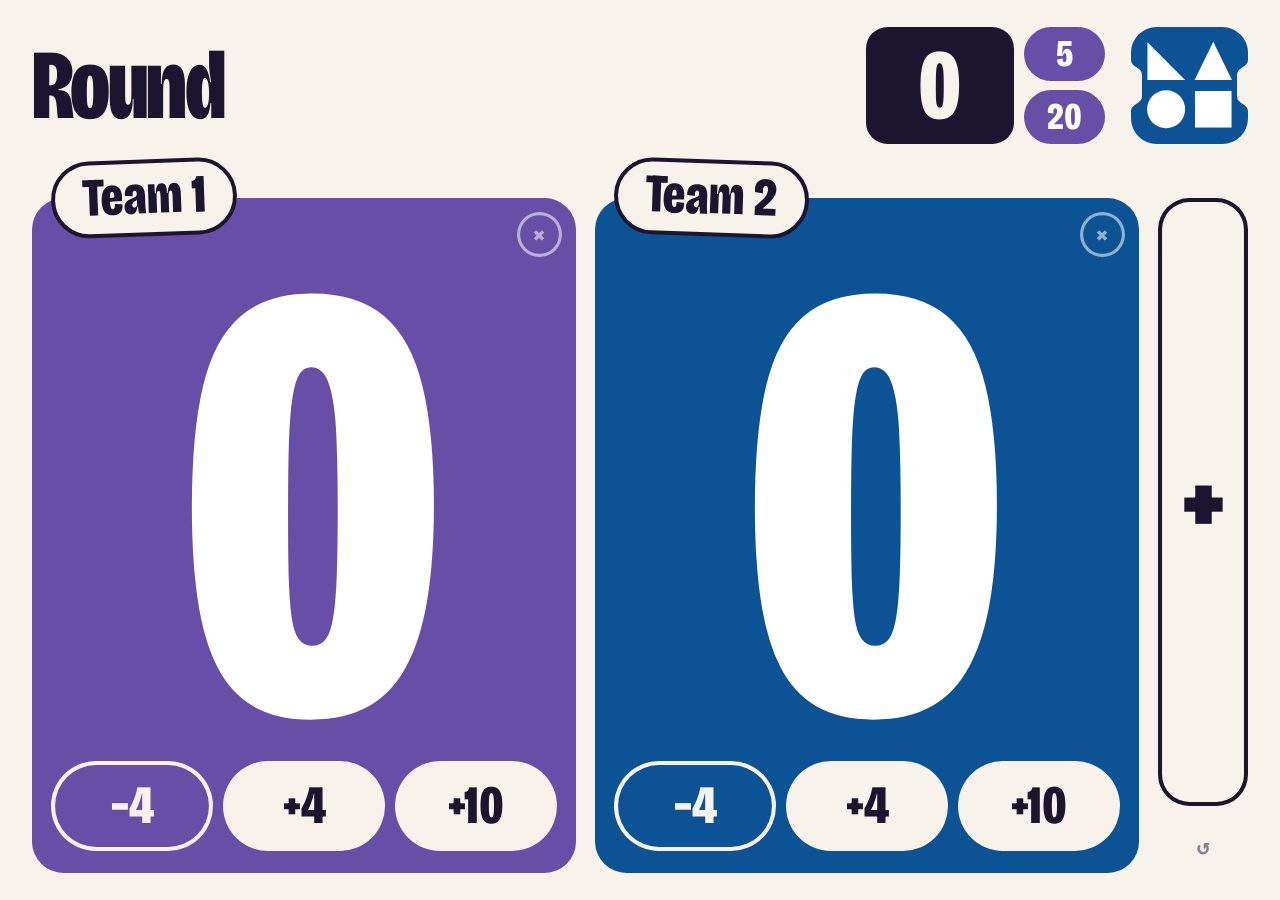
<file: NASTI1/show/index.html>
<!doctype html>
<html lang="en">
<head>
  <meta charset="utf-8">
  <meta name="viewport" content="width=device-width, initial-scale=1">
  <title>NASTI 1 Scoreboard</title>
  <meta name="robots" content="noindex">
  <link rel="icon" href="../favicon.svg" type="image/svg+xml">
  <link rel="preconnect" href="https://fonts.googleapis.com">
  <link rel="preconnect" href="https://fonts.gstatic.com" crossorigin>
  <link href="https://fonts.googleapis.com/css2?family=Bricolage+Grotesque:opsz,wdth,wght@12..96,75..100,400..800&family=JetBrains+Mono:wght@700&display=swap" rel="stylesheet">
  <style>
    :root {
      --purple: #674ea7;
      --blue: #0b5394;
      --ink: #1b1530;
      --paper: #f7f3ea;
      --white: #ffffff;
      --display: "Bricolage Grotesque", "Arial Narrow", system-ui, sans-serif;
      --mono: "JetBrains Mono", ui-monospace, Consolas, monospace;
    }

    * { box-sizing: border-box; }

    html, body { height: 100%; }

    body {
      margin: 0;
      display: flex;
      flex-direction: column;
      overflow: hidden;
      background: var(--paper);
      color: var(--ink);
      font-family: var(--display);
      font-weight: 800;
      font-stretch: 75%;
      user-select: none;
    }

    button {
      font: inherit;
      color: inherit;
      border: 0;
      cursor: pointer;
      -webkit-tap-highlight-color: transparent;
    }

    /* contenteditable text that looks like plain text */
    [contenteditable] {
      outline: none;
      cursor: text;
      user-select: text;
      caret-color: currentColor;
    }

    /* ---------- Header ---------- */
    .bar {
      flex: none;
      height: 17vh;
      display: flex;
      align-items: center;
      gap: 2vw;
      padding: 2vh 2.5vw 0;
    }

    .title {
      flex: 1;
      min-width: 0;
      font-size: 11vh;
      line-height: 1;
      letter-spacing: -0.02em;
      white-space: nowrap;
      overflow: hidden;
    }

    .timer {
      flex: none;
      display: flex;
      align-items: stretch;
      gap: 0.8vw;
      height: 13vh;
    }

    .timer-num {
      min-width: 1.5em;
      display: grid;
      place-items: center;
      padding: 0 0.15em;
      border-radius: 2.4vh;
      background: var(--ink);
      color: var(--paper);
      font-size: 11vh;
      line-height: 1;
      font-variant-numeric: tabular-nums;
    }

    .timer-btns {
      display: flex;
      flex-direction: column;
      gap: 1vh;
    }

    .timer-btns button {
      flex: 1;
      width: 9vh;
      border-radius: 999px;
      background: var(--purple);
      color: var(--white);
      font-size: 4.2vh;
      line-height: 1;
    }

    .timer-btns button:active { background: var(--blue); }

    .logo {
      flex: none;
      height: 13vh;
      width: 13vh;
      padding: 0;
      background: none;
    }

    .logo svg { display: block; width: 100%; height: 100%; }

    /* ---------- Teams ---------- */
    .stage {
      flex: 1;
      min-height: 0;
      display: flex;
      gap: 1.5vw;
      padding: 5vh 2.5vw 3vh;
    }

    .teams {
      flex: 1;
      min-width: 0;
      display: grid;
      grid-auto-flow: column;
      grid-auto-columns: minmax(0, 1fr);
      gap: 1.5vw;
    }

    .card {
      position: relative;
      min-width: 0;
      display: flex;
      flex-direction: column;
      padding: 6vh 1.5vw 2.5vh;
      border-radius: 3.5vh;
      background: var(--purple);
      color: var(--white);
      container-type: inline-size;
    }

    .card:nth-child(even) { background: var(--blue); }

    /* name tab attached to the card's top edge */
    .name {
      position: absolute;
      top: 0;
      left: 1.5vw;
      max-width: calc(100% - 3vw - 7vh);
      transform: translateY(-50%) rotate(-2deg);
      padding: 0.12em 0.5em 0.16em;
      border: 0.45vh solid var(--ink);
      border-radius: 999px;
      background: var(--paper);
      color: var(--ink);
      font-size: min(6vh, 13cqw);
      line-height: 1;
      white-space: nowrap;
      overflow: hidden;
      text-overflow: ellipsis;
    }

    .name:focus { text-overflow: clip; }

    .card:nth-child(even) .name { transform: translateY(-50%) rotate(2deg); }

    .remove {
      position: absolute;
      top: 1.6vh;
      right: 1.6vh;
      height: 5vh;
      min-width: 5vh;
      padding: 0 1.6vh;
      border-radius: 999px;
      background: transparent;
      box-shadow: inset 0 0 0 0.35vh currentColor;
      color: var(--white);
      font-family: var(--mono);
      font-size: 2.6vh;
      line-height: 1;
      opacity: 0.55;
    }

    .remove:hover { opacity: 1; }

    .remove.armed {
      opacity: 1;
      background: var(--paper);
      box-shadow: none;
      color: var(--ink);
    }

    .score-wrap {
      flex: 1;
      min-height: 0;
      display: grid;
      place-items: center;
      container-type: size;
    }

    .score {
      --len: 1;
      font-size: min(122cqh, calc(94cqw / (var(--len) * 0.47)));
      line-height: 0.8;
      letter-spacing: -0.03em;
      font-variant-numeric: tabular-nums;
      white-space: nowrap;
    }

    .btns {
      flex: none;
      display: grid;
      grid-template-columns: repeat(3, minmax(0, 1fr));
      gap: 0.8vw;
    }

    .btns button {
      height: 10vh;
      border-radius: 999px;
      background: var(--paper);
      color: var(--ink);
      font-size: min(6vh, 12cqw);
      line-height: 1;
    }

    .btns .minus {
      background: transparent;
      box-shadow: inset 0 0 0 0.45vh var(--paper);
      color: var(--paper);
    }

    .btns button:active { background: var(--ink); color: var(--paper); box-shadow: none; }

    /* ---------- Side: add + reset ---------- */
    .side {
      flex: none;
      width: 7vw;
      display: flex;
      flex-direction: column;
      gap: 1.5vh;
    }

    .add {
      flex: 1;
      border-radius: 3.5vh;
      background: transparent;
      box-shadow: inset 0 0 0 0.45vh var(--ink);
      font-size: 15vh;
      line-height: 1;
    }

    .add:hover { background: var(--ink); color: var(--paper); }

    .reset {
      height: 6vh;
      border-radius: 999px;
      background: transparent;
      color: var(--ink);
      font-family: var(--mono);
      font-size: 2.4vh;
      opacity: 0.5;
    }

    .reset:hover { opacity: 1; }
    .reset.armed { opacity: 1; background: var(--ink); color: var(--paper); }
  </style>
</head>
<body>

  <header class="bar">
    <div class="title" id="title" spellcheck="false"></div>

    <div class="timer">
      <div class="timer-num" id="timer">0</div>
      <div class="timer-btns">
        <button type="button" data-secs="5">5</button>
        <button type="button" data-secs="20">20</button>
      </div>
    </div>

    <button type="button" class="logo" id="logo" title="Full screen" aria-label="Toggle full screen">
      <svg viewBox="0 0 32 32" aria-hidden="true">
        <path fill="#0b5394" d="M7 0H25A7 7 0 0 1 32 7V9C32 11 29 11 29 13V19C29 21 32 21 32 23V25A7 7 0 0 1 25 32H7A7 7 0 0 1 0 25V23C0 21 3 21 3 19V13C3 11 0 11 0 9V7A7 7 0 0 1 7 0Z"/>
        <g fill="#ffffff">
          <polygon points="4.5,4.2 4.5,14.5 14.8,14.5"/>
          <polygon points="22.5,4 27.6,14.5 17.4,14.5"/>
          <circle cx="9.6" cy="22.5" r="5.2"/>
          <rect x="17.5" y="17.5" width="10" height="10"/>
        </g>
      </svg>
    </button>
  </header>

  <main class="stage">
    <div class="teams" id="teams"></div>
    <div class="side">
      <button type="button" class="add" id="add" aria-label="Add team">+</button>
      <button type="button" class="reset" id="reset" title="Reset everything" aria-label="Reset">↺</button>
    </div>
  </main>

  <template id="card-tpl">
    <section class="card">
      <div class="name" spellcheck="false"></div>
      <button type="button" class="remove" aria-label="Remove team">×</button>
      <div class="score-wrap"><div class="score" spellcheck="false" inputmode="numeric"></div></div>
      <div class="btns">
        <button type="button" class="minus" data-delta="-4">−4</button>
        <button type="button" data-delta="4">+4</button>
        <button type="button" data-delta="10">+10</button>
      </div>
    </section>
  </template>

  <script>
    (function () {
      var KEY = 'nasti-show-v1';
      var DEFAULT_TITLE = 'Round';

      function defaultState() {
        return { title: DEFAULT_TITLE, teams: [team(1), team(2)] };
      }
      function team(n) { return { name: 'Team ' + n, score: 0 }; }

      function load() {
        try {
          var s = JSON.parse(localStorage.getItem(KEY));
          if (s && typeof s.title === 'string' && Array.isArray(s.teams)) {
            s.teams = s.teams.filter(function (t) { return t && typeof t.name === 'string'; })
              .map(function (t) { return { name: t.name, score: Number(t.score) || 0 }; });
            return s;
          }
        } catch (e) {}
        return null;
      }
      function save() {
        try { localStorage.setItem(KEY, JSON.stringify(state)); } catch (e) {}
      }

      var state = load() || defaultState();

      /* ---------- editable helper ---------- */
      function editable(el, opts) {
        el.setAttribute('contenteditable', 'plaintext-only');
        if (el.contentEditable !== 'plaintext-only') {
          el.setAttribute('contenteditable', 'true');
          el.addEventListener('paste', function (e) {
            e.preventDefault();
            var text = (e.clipboardData || window.clipboardData).getData('text').replace(/\s+/g, ' ');
            document.execCommand('insertText', false, text);
          });
        }
        var before = '';
        el.addEventListener('focus', function () { before = el.textContent; });
        el.addEventListener('keydown', function (e) {
          if (e.key === 'Enter') { e.preventDefault(); el.blur(); }
          if (e.key === 'Escape') { el.textContent = before; el.blur(); }
        });
        el.addEventListener('input', function () { if (opts.input) opts.input(el.textContent); });
        el.addEventListener('blur', function () {
          var text = el.textContent.replace(/\s+/g, ' ').trim();
          el.textContent = opts.commit(text);
          if (opts.input) opts.input(el.textContent);
          window.getSelection().removeAllRanges();
          save();
        });
      }

      /* ---------- title ---------- */
      var titleEl = document.getElementById('title');
      titleEl.textContent = state.title;
      editable(titleEl, {
        commit: function (t) { state.title = t || DEFAULT_TITLE; return state.title; }
      });

      /* ---------- timer (independent of the game) ---------- */
      var timerEl = document.getElementById('timer');
      var endAt = 0, tick = null;
      document.querySelectorAll('[data-secs]').forEach(function (b) {
        b.addEventListener('click', function () {
          var secs = Number(b.dataset.secs);
          endAt = performance.now() + secs * 1000;
          timerEl.textContent = secs;
          clearInterval(tick);
          tick = setInterval(function () {
            var left = Math.max(0, Math.ceil((endAt - performance.now()) / 1000));
            timerEl.textContent = left;
            if (left === 0) clearInterval(tick);
          }, 50);
        });
      });

      /* ---------- "click twice to confirm" ---------- */
      function armable(btn, label, action) {
        var original = btn.textContent, timer = null;
        btn.addEventListener('click', function () {
          if (btn.classList.contains('armed')) {
            clearTimeout(timer);
            action();
            return;
          }
          btn.classList.add('armed');
          btn.textContent = label;
          timer = setTimeout(function () {
            btn.classList.remove('armed');
            btn.textContent = original;
          }, 3000);
        });
      }

      /* ---------- teams ---------- */
      var teamsEl = document.getElementById('teams');
      var tpl = document.getElementById('card-tpl');

      function fit(el) {
        el.style.setProperty('--len', Math.max(1, el.textContent.length));
      }
      function fmt(n) { return String(n).replace('-', '−'); }

      function render() {
        teamsEl.innerHTML = '';
        state.teams.forEach(function (t, i) {
          var card = tpl.content.firstElementChild.cloneNode(true);
          var nameEl = card.querySelector('.name');
          var scoreEl = card.querySelector('.score');

          nameEl.textContent = t.name;
          editable(nameEl, {
            commit: function (text) { t.name = text || ('Team ' + (i + 1)); return t.name; }
          });

          scoreEl.textContent = fmt(t.score);
          fit(scoreEl);
          editable(scoreEl, {
            input: function () { fit(scoreEl); },
            commit: function (text) {
              var n = parseInt(text.replace(/[−–—]/g, '-').replace(/[^\d-]/g, ''), 10);
              if (!isNaN(n)) t.score = n;
              return fmt(t.score);
            }
          });

          card.querySelectorAll('[data-delta]').forEach(function (b) {
            b.addEventListener('click', function () {
              t.score += Number(b.dataset.delta);
              scoreEl.textContent = fmt(t.score);
              fit(scoreEl);
              save();
            });
          });

          armable(card.querySelector('.remove'), 'remove?', function () {
            state.teams.splice(i, 1);
            render();
            save();
          });

          teamsEl.appendChild(card);
        });
      }

      document.getElementById('add').addEventListener('click', function () {
        // next number after the highest "Team N", so names don't repeat after a removal
        var n = state.teams.length;
        state.teams.forEach(function (t) {
          var m = /^Team (\d+)$/.exec(t.name);
          if (m) n = Math.max(n, Number(m[1]));
        });
        state.teams.push(team(n + 1));
        render();
        save();
      });

      armable(document.getElementById('reset'), 'reset?', function () {
        state = defaultState();
        titleEl.textContent = state.title;
        render();
        save();
        var r = document.getElementById('reset');
        r.classList.remove('armed');
        r.textContent = '↺';
      });

      /* ---------- full screen via the logo ---------- */
      document.getElementById('logo').addEventListener('click', function () {
        if (document.fullscreenElement) document.exitFullscreen();
        else if (document.documentElement.requestFullscreen) document.documentElement.requestFullscreen();
      });

      render();
    })();
  </script>
</body>
</html>
</file>
<file: styles.css>
/* ==========================================================
   NASTI 1 — landing page
   Theme: #674ea7 (purple) + #0b5394 (blue), solid colors only.
   ========================================================== */

:root {
  --purple: #674ea7;
  --blue: #0b5394;
  --ink: #1b1530;
  --ink-soft: #4d4664;
  --paper: #f7f3ea;
  --purple-tint: #e7e0f4;
  --blue-tint: #d8e6f2;
  --white: #ffffff;

  --display: "Bricolage Grotesque", "Arial Narrow", system-ui, sans-serif;
  --mono: "JetBrains Mono", ui-monospace, "Cascadia Mono", Consolas, monospace;

  --gutter: clamp(16px, 4vw, 48px);
  --max: 1200px;
  --line: 2px solid var(--ink);
  --radius: 18px;
}

*,
*::before,
*::after { box-sizing: border-box; }

body {
  margin: 0;
  background: var(--paper);
  color: var(--ink);
  font-family: var(--display);
  font-size: 1.0625rem;
  line-height: 1.5;
  overflow-x: clip;
}

main { padding-bottom: clamp(32px, 6vw, 72px); }

img { display: block; max-width: 100%; height: auto; }

p, h1, h2, ol, ul, figure { margin: 0; }

a { color: inherit; }

b { font-weight: 750; }

/* ---------- Hero ---------- */

.hero {
  display: grid;
  grid-template-columns: repeat(12, minmax(0, 1fr));
  column-gap: 20px;
  max-width: var(--max);
  margin: 0 auto;
  padding: clamp(28px, 6vw, 72px) var(--gutter) clamp(24px, 4vw, 40px);
}

.hero-title {
  grid-column: 1 / 9;
  grid-row: 1;
  display: flex;
  align-items: flex-start;
  font-weight: 800;
  font-stretch: 75%;
  font-size: clamp(5.5rem, 19vw, 15rem);
  line-height: 0.82;
  letter-spacing: -0.04em;
  color: var(--ink);
}

.hero-num {
  display: inline-grid;
  place-items: center;
  flex: none;
  width: 0.62em;
  height: 0.62em;
  margin-left: 0.06em;
  margin-top: 0.04em;
  border-radius: 50%;
  background: var(--purple);
  color: var(--white);
  font-size: 0.62em;
  line-height: 1;
  letter-spacing: 0;
  transform: rotate(10deg);
}

.hero-expansion {
  grid-column: 1 / 9;
  grid-row: 2;
  margin-top: 18px;
  display: flex;
  flex-wrap: wrap;
  align-items: baseline;
  gap: 6px 8px;
  font-size: clamp(1.05rem, 2vw, 1.35rem);
}

.acro {
  padding: 2px 12px;
  border: var(--line);
  border-radius: 999px;
  background: var(--white);
}

.acro b {
  color: var(--purple);
  font-weight: 800;
}

.acro-blue b { color: var(--blue); }

/* Tear-off calendar date */
.hero-date {
  grid-column: 10 / 13;
  grid-row: 1 / 3;
  align-self: center;
  justify-self: end;
  width: min(100%, 230px);
  position: relative;
  padding: 34px 18px 18px;
  border-radius: var(--radius);
  background: var(--blue);
  color: var(--white);
  text-align: center;
  transform: rotate(4deg);
}

.cal-rings {
  position: absolute;
  top: 0;
  left: 0;
  right: 0;
  height: 22px;
  border-radius: var(--radius) var(--radius) 0 0;
  background: var(--purple);
  display: flex;
  justify-content: space-around;
  align-items: center;
}

.cal-rings i {
  width: 12px;
  height: 12px;
  border-radius: 50%;
  background: var(--paper);
}

.cal-dow {
  font-family: var(--mono);
  font-size: 0.8rem;
  text-transform: uppercase;
  letter-spacing: 0.18em;
}

.cal-month {
  font-weight: 800;
  font-stretch: 80%;
  font-size: 2.2rem;
  line-height: 1;
  text-transform: uppercase;
  margin-top: 6px;
}

.cal-day {
  font-weight: 800;
  font-stretch: 75%;
  font-size: 7rem;
  line-height: 0.85;
  letter-spacing: -0.04em;
}

.cal-year {
  display: inline-block;
  margin-top: 10px;
  padding: 2px 12px;
  border-radius: 999px;
  background: var(--white);
  color: var(--blue);
  font-family: var(--mono);
  font-weight: 700;
  font-size: 0.85rem;
}

/* Photo */
.hero-photo {
  grid-column: 5 / 13;
  grid-row: 3;
  align-self: start;
  position: relative;
  margin-top: 56px;
  transform: rotate(-1.5deg);
}

.hero-photo img {
  width: 100%;
  border: 3px solid var(--ink);
  border-radius: var(--radius);
}

.hero-photo figcaption {
  position: absolute;
  left: 24px;
  bottom: -14px;
  max-width: calc(100% - 48px);
  padding: 6px 14px;
  border-radius: 999px;
  background: var(--ink);
  color: var(--paper);
  font-family: var(--mono);
  font-size: 0.75rem;
  line-height: 1.35;
}

.hero-photo .credit { opacity: 0.7; white-space: nowrap; }

.sticker-free {
  position: absolute;
  top: -40px;
  right: -14px;
  width: 108px;
  height: 108px;
  display: flex;
  flex-direction: column;
  align-items: center;
  justify-content: center;
  border-radius: 50%;
  border: 3px solid var(--paper);
  background: var(--purple);
  color: var(--white);
  font-family: var(--mono);
  font-weight: 700;
  font-size: 0.9rem;
  line-height: 1;
  text-align: center;
  transform: rotate(14deg);
}

.sticker-free b {
  display: block;
  font-family: var(--display);
  font-weight: 800;
  font-stretch: 75%;
  font-size: 2.4rem;
  line-height: 0.8;
  text-transform: uppercase;
}

/* Facts column */
.hero-facts {
  grid-column: 1 / 5;
  grid-row: 3;
  margin-top: 56px;
  display: flex;
  flex-direction: column;
  gap: 24px;
  align-self: start;
}

.fact {
  position: relative;
  padding: 24px 20px 18px;
  border: var(--line);
  border-radius: var(--radius);
}

.fact-where { background: var(--purple-tint); }
.fact-when { background: var(--blue-tint); }

.fact-label {
  position: absolute;
  top: -13px;
  left: 16px;
  padding: 2px 10px;
  border-radius: 999px;
  background: var(--ink);
  color: var(--paper);
  font-family: var(--mono);
  font-size: 0.72rem;
  text-transform: uppercase;
  letter-spacing: 0.08em;
}

.fact-where .fact-label { transform: rotate(-4deg); }
.fact-when .fact-label { transform: rotate(3deg); }

.fact-big {
  font-weight: 800;
  font-stretch: 85%;
  font-size: 1.6rem;
  line-height: 1.05;
}

.fact-small {
  margin-top: 6px;
  font-family: var(--mono);
  font-size: 0.8rem;
  color: var(--blue);
}

.fact-when .fact-small { color: var(--purple); }

.fact-small a {
  text-decoration-thickness: 1.5px;
  text-underline-offset: 3px;
}

.fact-small a:hover { color: var(--purple); }

.fact-small a:focus-visible {
  outline: 3px solid var(--blue);
  outline-offset: 3px;
}

.timeline {
  list-style: none;
  padding: 0;
  display: grid;
  gap: 2px;
}

.timeline li {
  display: flex;
  align-items: baseline;
  gap: 10px;
  font-size: 1.05rem;
}

.timeline b {
  min-width: 4.4em;
  font-weight: 800;
  font-stretch: 85%;
  font-size: 1.5rem;
  color: var(--blue);
}

/* ---------- Rounds (Science Bowl–style sections) ---------- */

.round {
  max-width: var(--max);
  margin: 0 auto;
  padding: clamp(28px, 4.5vw, 52px) var(--gutter);
  display: grid;
  grid-template-columns: repeat(12, minmax(0, 1fr));
  column-gap: 20px;
  row-gap: 22px;
}

.round > * { grid-column: 1 / -1; }

.round-tag {
  display: flex;
  align-items: center;
  flex-wrap: wrap;
  gap: 8px 14px;
  font-family: var(--mono);
  font-size: 0.8rem;
  font-weight: 700;
  text-transform: uppercase;
  letter-spacing: 0.08em;
}

.round-tag .tag-type {
  padding: 4px 12px;
  border-radius: 999px;
  background: var(--blue);
  color: var(--white);
}

.round-tag .tag-bonus { background: var(--purple); }

.round-tag::after {
  content: "";
  flex: 1 1 40px;
  height: 2px;
  background: currentColor;
}

.q-text {
  font-weight: 800;
  font-stretch: 80%;
  font-size: clamp(2rem, 4.8vw, 3.6rem);
  line-height: 1;
  letter-spacing: -0.02em;
}

.q-stem {
  font-family: var(--display);
  font-weight: 400;
  font-size: 0.95rem;
  line-height: 1.45;
  color: var(--ink-soft);
}

.answer-label {
  font-family: var(--mono);
  font-weight: 700;
  font-size: 0.8rem;
  letter-spacing: 0.06em;
}

.q-answer {
  display: inline-flex;
  flex-wrap: wrap;
  align-items: baseline;
  gap: 4px 10px;
  justify-self: start;
  padding: 12px 22px;
  border-radius: 22px;
  background: var(--purple);
  color: var(--white);
}

.q-answer b {
  font-weight: 800;
  font-stretch: 75%;
  font-size: 2rem;
  line-height: 1;
}

.answer-accept {
  font-family: var(--mono);
  font-size: 0.78rem;
  line-height: 1.4;
}

/* About */
.round-about .q-text { grid-column: 1 / 7; align-self: center; }

.about-answer {
  grid-column: 7 / 13;
  align-self: center;
}

.about-lead {
  grid-column: 1 / 11;
  margin-top: 12px;
  font-weight: 650;
  font-stretch: 85%;
  font-size: clamp(1.6rem, 3.6vw, 2.6rem);
  line-height: 1.1;
  letter-spacing: -0.01em;
}

.about-lead b { color: var(--purple); font-weight: 800; }

.about-body {
  grid-column: 3 / 11;
  font-size: clamp(1.05rem, 1.7vw, 1.25rem);
  line-height: 1.55;
  padding-left: 20px;
  border-left: 6px solid var(--blue);
}

.about-body b { color: var(--blue); }

/* Amalgam */
.round-amalgam .q-stem { grid-column: 1 / 8; }

.amalgam-answer {
  grid-column: 1 / 8;
  margin-top: 4px;
}

.amalgam-answer b { font-size: clamp(2rem, 4.4vw, 3rem); }

.choices {
  grid-column: 1 / 8;
  list-style: none;
  padding: 0;
  display: grid;
  gap: 10px;
}

.choices li {
  display: flex;
  align-items: center;
  gap: 14px;
  padding: 10px 18px 10px 10px;
  border: var(--line);
  border-radius: 999px;
  background: var(--white);
  font-size: 1.1rem;
}

.choices li:nth-child(3) { background: var(--purple-tint); }

.choice-letter {
  flex: none;
  display: grid;
  place-items: center;
  width: 2.2rem;
  height: 2.2rem;
  border-radius: 50%;
  background: var(--ink);
  color: var(--paper);
  font-family: var(--mono);
  font-weight: 700;
  font-size: 1rem;
}

.choices li:nth-child(3) .choice-letter { background: var(--purple); }

/* the mixing diagram */
.mixer {
  grid-column: 8 / 13;
  grid-row: 2 / 5;
  align-self: center;
  display: grid;
  grid-template-columns: 1fr auto 1fr;
  align-items: center;
  gap: 10px;
  padding: 24px 18px;
  border-radius: var(--radius);
  background: var(--ink);
  transform: rotate(2deg);
}

.mixer-col { display: grid; gap: 10px; justify-items: center; }

.mixer-label {
  font-family: var(--mono);
  font-size: 0.7rem;
  text-transform: uppercase;
  letter-spacing: 0.1em;
  color: var(--paper);
}

.pod {
  display: grid;
  grid-template-columns: repeat(2, 26px);
  gap: 6px;
  padding: 8px;
  border-radius: 14px;
  background: var(--paper);
}

.pod svg {
  width: 26px;
  height: 26px;
  overflow: visible;
}

.pod .p { fill: var(--purple); }
.pod .b { fill: var(--blue); }
.pod .o { fill: var(--white); stroke: var(--ink); stroke-width: 2.5; stroke-linejoin: round; }

.mixer-arrow {
  display: grid;
  justify-items: center;
  gap: 6px;
  color: var(--paper);
  font-family: var(--mono);
  font-size: 0.72rem;
}

.mixer-arrow::after {
  content: "→";
  font-family: var(--display);
  font-size: 2.2rem;
  line-height: 1;
}

.mixer-arrow span {
  padding: 2px 8px;
  border-radius: 999px;
  background: var(--purple);
}

/* Register */
.round-register {
  width: min(calc(100% - var(--gutter)), calc(var(--max) - var(--gutter)));
  margin: clamp(12px, 2vw, 24px) auto;
  padding: clamp(28px, 4vw, 48px) max(16px, calc(var(--gutter) / 2));
  border-radius: 28px;
  background: var(--blue);
  color: var(--white);
}

.round-register .round-tag .tag-type { background: var(--white); color: var(--blue); }

.register-h {
  grid-column: 1 / -1;
  font-weight: 700;
  font-stretch: 85%;
  font-size: clamp(1.8rem, 4.2vw, 3rem);
  line-height: 1.08;
}

.register-h b {
  display: inline-block;
  padding: 0 12px;
  border-radius: 12px;
  background: var(--purple);
}

.contacts {
  list-style: none;
  padding: 0;
  display: grid;
  grid-template-columns: 1fr 1fr;
  gap: 18px;
}

.contact {
  display: grid;
  grid-template-columns: auto 1fr;
  align-items: center;
  gap: 10px 14px;
  padding: 18px;
  border-radius: var(--radius);
  background: var(--paper);
  color: var(--ink);
}

.contact .choice-letter { background: var(--blue); }

.contact-name {
  font-weight: 800;
  font-stretch: 85%;
  font-size: 1.6rem;
  line-height: 1.05;
}

.contact-school {
  font-family: var(--mono);
  font-size: 0.78rem;
  color: var(--purple);
}

.handle {
  grid-column: 1 / -1;
  justify-self: start;
  padding: 8px 16px;
  border-radius: 999px;
  background: var(--ink);
  color: var(--paper);
  font-family: var(--mono);
  font-size: 1.05rem;
  user-select: all;
  cursor: text;
}

.handle::before {
  content: "@ ";
  color: #b9a8e3;
}

/* Organizers */
.logo-choices {
  list-style: none;
  padding: 0;
  display: grid;
  grid-template-columns: repeat(4, minmax(0, 1fr));
  gap: 18px;
}

.logo-choice {
  position: relative;
  display: grid;
  place-items: center;
  height: 132px;
  padding: 22px 20px;
  border-radius: var(--radius);
}

.logo-choice .choice-letter {
  position: absolute;
  top: -12px;
  left: -10px;
}

.logo-dark { background: var(--ink); }
.logo-dark .choice-letter { background: var(--purple); color: var(--white); }

.logo-light { background: var(--white); border: var(--line); }

.logo-choice img {
  width: 100%;
  max-height: 64px;
  object-fit: contain;
}

.logo-choice .logo-square {
  width: auto;
  height: 92px;
  max-height: none;
}

.logo-all .all-text {
  font-weight: 800;
  font-stretch: 75%;
  font-size: 3.2rem;
  line-height: 1;
  letter-spacing: -0.01em;
  color: var(--purple);
}

.org-answer {
  grid-column: 1 / 3;
  align-self: center;
}

.org-text {
  grid-column: 3 / 13;
  align-self: center;
  font-size: 1.05rem;
}

.org-text a {
  color: var(--purple);
  font-weight: 700;
  text-decoration-thickness: 2px;
  text-underline-offset: 3px;
}

.org-text a:hover { color: var(--blue); }

.org-text a:focus-visible {
  outline: 3px solid var(--blue);
  outline-offset: 3px;
}

/* ---------- Responsive ---------- */

@media (max-width: 900px) {
  /* hero: big title and a compact calendar side by side */
  .hero {
    grid-template-columns: minmax(0, 1fr) auto;
    column-gap: 14px;
  }

  .hero-title {
    grid-column: 1;
    grid-row: 1;
    align-self: center;
    font-size: clamp(3.5rem, 27vw, 10rem);
  }

  .hero-date {
    grid-column: 2;
    grid-row: 1;
    width: auto;
    padding: 26px 12px 12px;
    transform: rotate(5deg);
  }

  .cal-rings { height: 16px; }
  .cal-rings i { width: 8px; height: 8px; }
  .cal-dow { font-size: 0.6rem; letter-spacing: 0.1em; }
  .cal-month { font-size: 1.3rem; margin-top: 4px; }
  .cal-day { font-size: 3.8rem; }
  .cal-year { font-size: 0.7rem; padding: 1px 8px; margin-top: 6px; }

  .hero-expansion,
  .hero-photo,
  .hero-facts {
    grid-column: 1 / -1;
    grid-row: auto;
  }

  .hero-photo { margin: 48px 4px 0; }

  .hero-facts { margin-top: 44px; }

  /* rounds collapse to one column */
  .round { grid-template-columns: minmax(0, 1fr); }
  .round > * { grid-column: 1 / -1 !important; grid-row: auto !important; }

  .about-body { margin-left: 6%; }

  .mixer { display: none; }

  .contacts { grid-template-columns: minmax(0, 1fr); }

  .logo-choices { grid-template-columns: repeat(2, minmax(0, 1fr)); }
}

@media (max-width: 520px) {
  .acro { padding: 1px 9px; }
  .choices li { border-radius: 22px; font-size: 1rem; }

  .hero-photo figcaption {
    left: 12px;
    bottom: -12px;
    max-width: calc(100% - 24px);
    padding: 4px 10px;
    border-radius: 10px;
    font-size: 0.62rem;
  }

  .sticker-free { width: 84px; height: 84px; top: -36px; right: -6px; font-size: 0.75rem; }
  .sticker-free b { font-size: 1.8rem; }

  .logo-choice { height: 108px; padding: 18px 14px; }
  .logo-choice .logo-square { height: 72px; }
  .logo-choice img { max-height: 44px; }
}
</file>
<file: NASTI1/tournament.css>
@font-face {
  font-family: Bricolage Grotesque;
  src: url("fonts/bricolage.woff2") format("woff2");
  font-weight: 400 800;
  font-display: swap;
}

@font-face {
  font-family: JetBrains Mono;
  src: url("fonts/jetbrains.woff2") format("woff2");
  font-weight: 500 700;
  font-display: swap;
}

:root {
  --paper: #f7f3ea;
  --ink: #1b1530;
  --blue: #0b5394;
  --purple: #674ea7;
  --blue-tint: #d8e6f2;
  --purple-tint: #e7e0f4;
  --line: 2px solid var(--ink);
  --heavy-line: 3px solid var(--ink);
  --mono: "JetBrains Mono", ui-monospace, monospace;
}

* { box-sizing: border-box; }
[hidden] { display: none !important; }

body {
  margin: 0;
  background: var(--paper);
  color: var(--ink);
  font: 1rem/1.45 "Bricolage Grotesque", system-ui, sans-serif;
}

h1, h2, h3, p { margin: 0; overflow-wrap: anywhere; }
h1, h2, summary { font-weight: 800; line-height: 1.1; }
h1 { font-size: clamp(1.7rem, 5vw, 2.5rem); }
h2, summary { font-size: clamp(1.25rem, 4vw, 1.7rem); }
img { display: block; }
button, input, select { font: inherit; }
button, summary { cursor: pointer; }
button:disabled { cursor: default; opacity: .35; }
:focus { outline: none; }
:focus-visible { background-color: #fff0bd; color: var(--ink); }
.matrix-scroll:focus-visible table { border-color: #a77922; }

button {
  min-height: 44px;
  border: var(--line);
  border-radius: 10px;
  padding: .35rem .7rem;
  color: inherit;
  background: white;
  font-weight: 750;
}

header {
  display: grid;
  grid-template-columns: minmax(max-content, 1fr) minmax(0, 2fr) minmax(max-content, 1fr);
  align-items: center;
  gap: .65rem;
  padding: .75rem max(12px, calc((100% - 960px) / 2));
  background: var(--blue);
  color: white;
}

.brand { justify-self: start; border-radius: 8px; color: inherit; text-decoration: none; }
.logo { display: inline-flex; align-items: center; gap: .45em; font-weight: 800; white-space: nowrap; }
.logo img { flex: none; object-fit: contain; }
.brand .logo img { border: 1px solid #fff; border-radius: 7px; }
.gate .logo { flex-direction: column; font-size: clamp(2rem, 10vw, 3rem); }
.current-person { text-align: center; min-width: 0; }
.current-person .person { justify-content: center; }

.actions { display: flex; justify-content: end; gap: .35rem; }
.icon { min-width: 44px; color: var(--ink); font-size: 1.25rem; line-height: 1; }

main { max-width: 960px; padding: 1rem clamp(10px, 4vw, 28px) 2rem; margin: auto; }
.gate { min-height: calc(100svh - 3rem); display: grid; place-content: center; justify-items: center; gap: 1rem; text-align: center; }
.card { border: var(--line); border-radius: 18px; padding: clamp(12px, 4vw, 26px); margin-bottom: 1rem; background: white; min-width: 0; }
.login { max-width: 460px; margin: min(8vh, 4rem) auto; }
.login .logo, .login h1 { margin-bottom: 1rem; }
.login form, .login label, .search-results { display: grid; gap: .5rem; }
.login label { font-weight: 700; }
.login input, .login select { width: 100%; min-height: 44px; border: var(--line); border-radius: 10px; color: var(--ink); background: var(--paper); padding: .4rem .55rem; }
.login input:focus-visible, .login select:focus-visible { background: #fff0bd; }
.search-results { margin-top: .85rem; }
.search-results:empty, .issues:empty { display: none; }
.candidate { display: flex; flex-wrap: wrap; align-items: center; gap: .5rem; border-top: 1px solid var(--purple); padding-top: .5rem; }
.roster { background: var(--purple-tint); }
summary + p, summary + ul { margin-top: .65rem; }
.people { list-style: none; padding: 0; margin: .35rem 0 0; display: grid; gap: .3rem; }
.person { display: inline-flex; flex-wrap: wrap; align-items: center; gap: .18rem .35rem; max-width: 100%; overflow-wrap: anywhere; }
.pill { background: var(--blue-tint); color: var(--ink); border: 1px solid black; border-radius: 999px; padding: .1rem .45rem; font: 500 .75rem/1.5 var(--mono); overflow-wrap: anywhere; }
.subject { min-height: 24px; min-width: 24px; background: var(--purple); color: white; }
header .subject { background: white; color: var(--blue); }
.role { background: #fff0bd; }
.subject-wrap { display: inline-flex; position: relative; }
.subject-tip {
  display: none;
  position: absolute;
  z-index: 2;
  inset: auto auto calc(100% + 4px) 0;
  pointer-events: none;
  background: var(--ink);
  color: white;
  border-radius: 8px;
  padding: .35rem .65rem;
  font-size: .8rem;
  white-space: nowrap;
}
@media (hover: hover) {
  .subject-wrap:hover .subject-tip { display: block; }
}
.subject:focus-visible + .subject-tip { display: block; }
.subject-wrap[data-tapped] .subject-tip {
  display: block;
  position: fixed;
  z-index: 5;
  inset: auto 12px max(12px, env(safe-area-inset-bottom));
  margin: auto;
  width: fit-content;
}
.schedule { touch-action: pan-y; }
.round-nav { display: flex; justify-content: space-between; align-items: center; gap: .5rem; }
.round-dots { display: flex; flex-wrap: wrap; justify-content: center; margin: .25rem 0; }
.round-dots button { min-width: 34px; border: 0; background: transparent; color: var(--purple); opacity: .5; padding: .2rem; }
.round-dots [aria-current] { opacity: 1; color: var(--blue); font-size: 1.3rem; }
.round-time, .scoreline { text-align: center; font-family: var(--mono); font-weight: 700; }
.team, .room { margin-top: .65rem; padding: .65rem; border-radius: 12px; background: var(--blue-tint); overflow-wrap: anywhere; }
.room { background: var(--purple-tint); }
.issues { border: var(--line); background: #fff0d0; padding: .6rem; border-radius: 10px; margin-bottom: .75rem; overflow-wrap: anywhere; }
.matrix-scroll { overflow: auto; margin-top: .8rem; }
table {
  border: var(--heavy-line);
  border-spacing: 0;
  border-radius: 15px;
  overflow: hidden;
  width: 100%;
  font: 700 .9rem var(--mono);
}
td, th { min-width: 48px; padding: 0; text-align: center; border: solid var(--ink); border-width: 0 3px 3px 0; }
tr > :last-child { border-right: 0; }
tbody tr:last-child > * { border-bottom: 0; }
th { background: var(--blue-tint); }
th button, td button { display: block; border: 0; border-radius: 0; width: 100%; background: transparent; padding: .2rem; }
th button { font-size: clamp(1.75rem, 5vw, 2.5rem); line-height: 1; }
th button:focus-visible, td button:focus-visible { background: #fff0bd; }
th:nth-last-child(-n+2), td:nth-last-child(-n+2) { padding-inline: .3rem; }
td.inactive { background: #dedbe3; }
.row-win { color: var(--ink); background: #bfe3c9; font-size: 1.35rem; }
.column-win { color: var(--ink); background: #f3c3ca; font-size: 1.35rem; }
td:has(> .row-win) { background: #bfe3c9; }
td:has(> .column-win) { background: #f3c3ca; }
dialog { width: min(540px, calc(100% - 24px)); max-height: 85svh; border: var(--heavy-line); border-radius: 18px; background: var(--paper); color: var(--ink); padding: 1rem; }
dialog::backdrop { background: #1b1530a0; }
.dialog-head { display: flex; align-items: center; justify-content: space-between; gap: .5rem; margin-bottom: .5rem; }

@media (max-width: 480px) {
  header { grid-template-columns: 1fr auto; }
  .current-person { grid-column: 1 / -1; grid-row: 2; }
  .actions { grid-column: 2; grid-row: 1; }
}

button:focus-visible { background-color: #fff0bd; color: var(--ink); }
</file>
